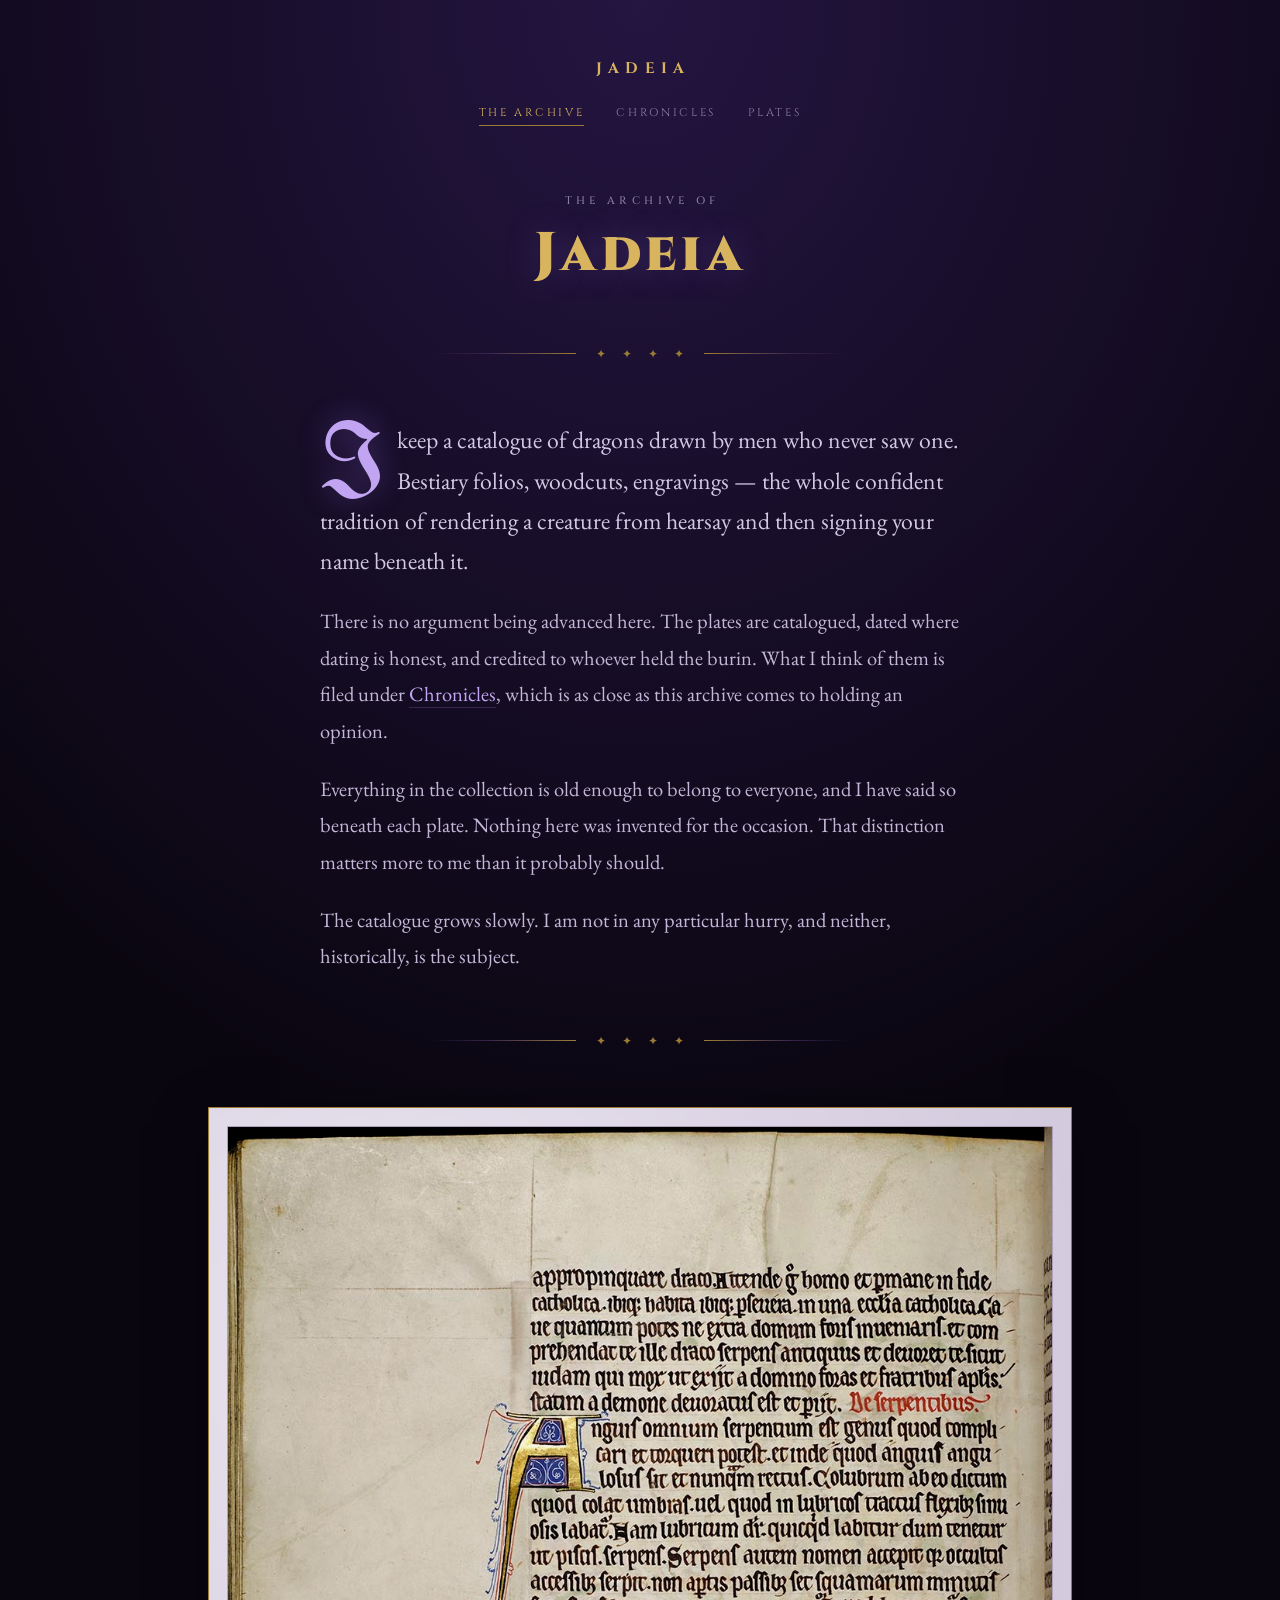
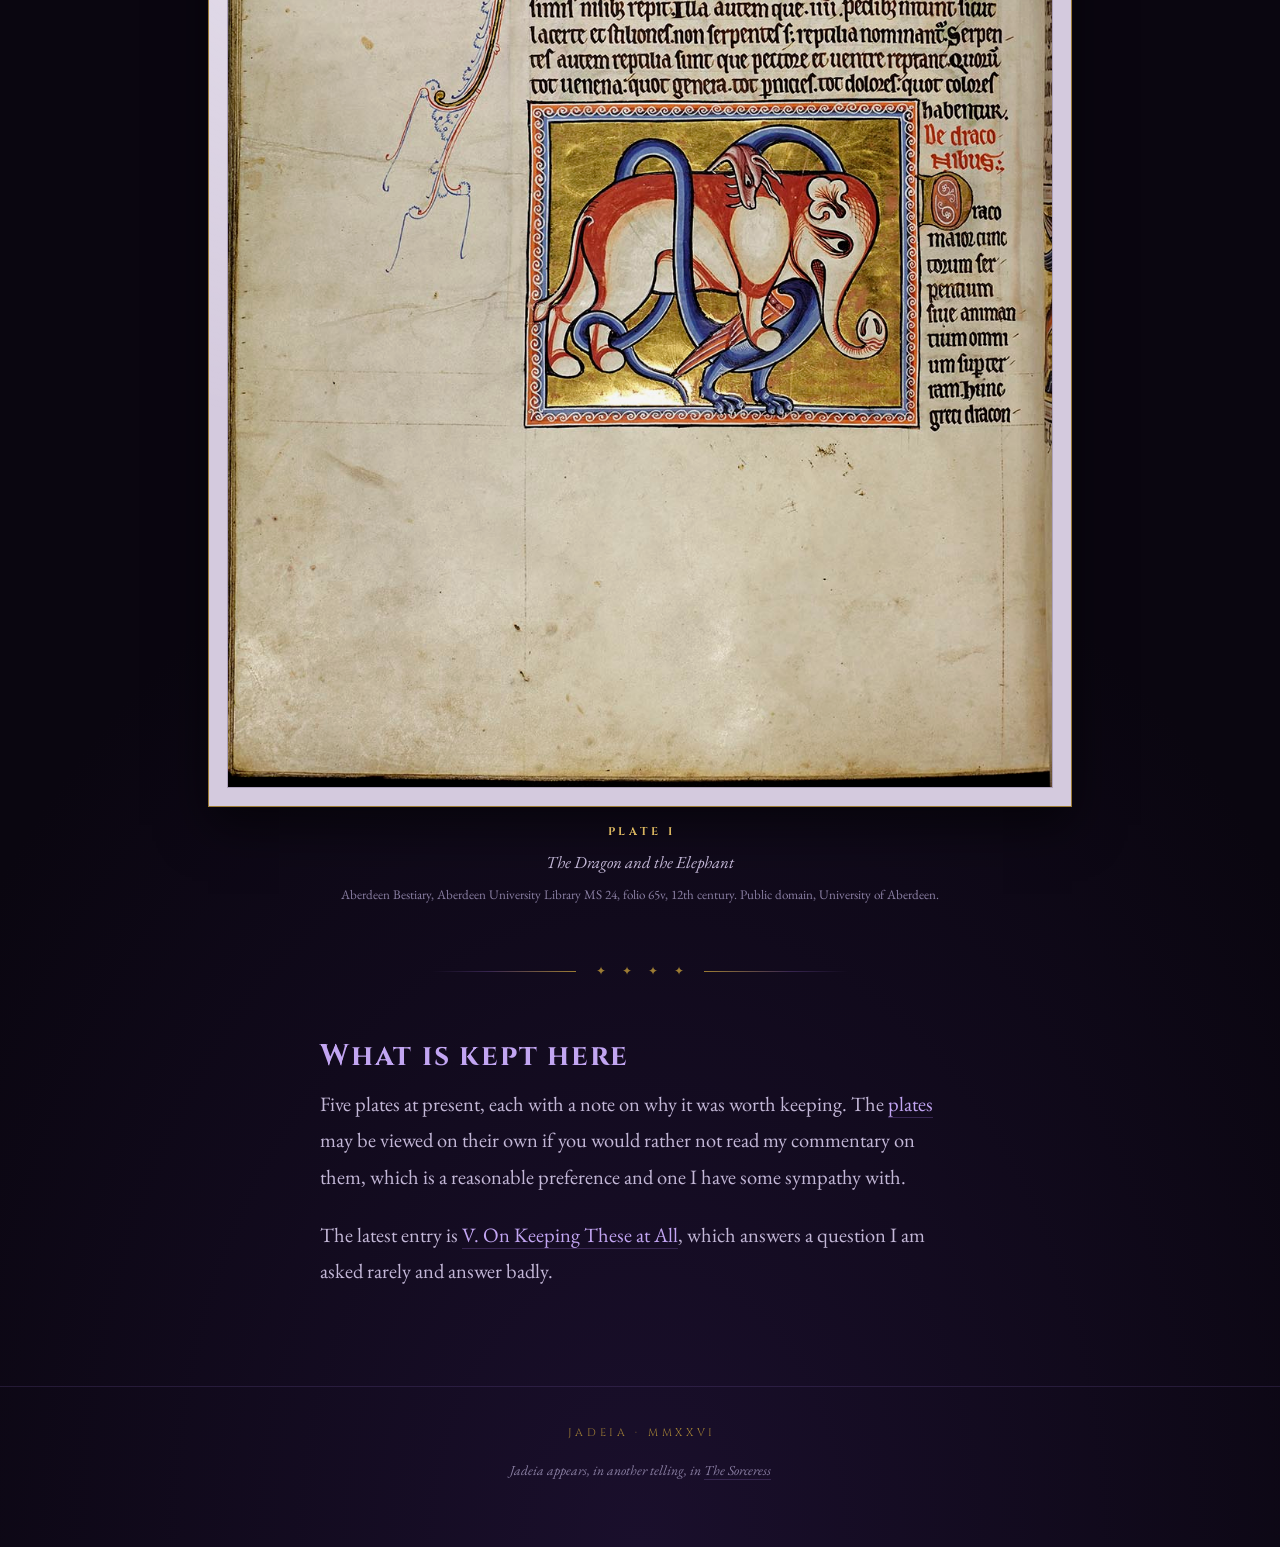
<file: index.html>
<!DOCTYPE html>
<html lang="en">
<head>
<meta charset="UTF-8">
<meta name="viewport" content="width=device-width, initial-scale=1.0">
<title>Jadeia</title>
<meta name="description" content="A catalogue of dragons drawn by men who never saw one. Bestiary folios, woodcuts and engravings, kept and annotated by Jadeia.">
<link rel="canonical" href="https://jadeia.org/">
<meta property="og:type" content="website">
<meta property="og:title" content="Jadeia">
<meta property="og:description" content="A catalogue of dragons drawn by men who never saw one.">
<meta property="og:url" content="https://jadeia.org/">
<script async src="https://www.googletagmanager.com/gtag/js?id=G-61T0721KTX"></script>
<script>
  window.dataLayer = window.dataLayer || [];
  function gtag(){dataLayer.push(arguments);}
  gtag('js', new Date());
  gtag('config', 'G-61T0721KTX');
</script>
<link rel="preconnect" href="https://fonts.googleapis.com">
<link rel="preconnect" href="https://fonts.gstatic.com" crossorigin>
<link href="https://fonts.googleapis.com/css2?family=Cinzel:wght@500;700;900&family=EB+Garamond:ital,wght@0,400;0,500;1,400&family=UnifrakturMaguntia&display=swap" rel="stylesheet">
<link rel="stylesheet" href="/assets/css/site.css">
<link rel="icon" href="/assets/img/sigil.svg" type="image/svg+xml">
</head>
<body>

<header class="masthead">
  <div class="shell">
    <a class="masthead__mark" href="/">Jadeia</a>
    <nav aria-label="Primary">
      <ul class="nav">
        <li><a href="/" aria-current="page">The Archive</a></li>
        <li><a href="/chronicles/">Chronicles</a></li>
        <li><a href="/plates/">Plates</a></li>
      </ul>
    </nav>
  </div>
</header>

<main>
  <div class="shell">

    <div class="page-head">
      <p class="eyebrow">The Archive Of</p>
      <h1>Jadeia</h1>
    </div>

    <div class="ornament" aria-hidden="true">&#10022; &#10022; &#10022; &#10022;</div>

    <div class="measure">
      <p class="lede dropcap">I keep a catalogue of dragons drawn by men who never saw one. Bestiary folios, woodcuts, engravings &mdash; the whole confident tradition of rendering a creature from hearsay and then signing your name beneath it.</p>

      <p>There is no argument being advanced here. The plates are catalogued, dated where dating is honest, and credited to whoever held the burin. What I think of them is filed under <a href="/chronicles/">Chronicles</a>, which is as close as this archive comes to holding an opinion.</p>

      <p>Everything in the collection is old enough to belong to everyone, and I have said so beneath each plate. Nothing here was invented for the occasion. That distinction matters more to me than it probably should.</p>

      <p>The catalogue grows slowly. I am not in any particular hurry, and neither, historically, is the subject.</p>
    </div>

    <div class="ornament" aria-hidden="true">&#10022; &#10022; &#10022; &#10022;</div>

    <figure class="plate">
      <div class="plate__mount">
        <img src="/assets/img/plates/plate-i-aberdeen-bestiary-f65v.jpg"
             alt="An illuminated miniature on a gold ground: a red dragon coiled about the legs of a grey elephant, set into a page of Latin text."
             loading="eager" decoding="async"
             onerror="this.parentElement.classList.add('is-unmounted')">
      </div>
      <figcaption>
        <span class="plate__number">Plate I</span>
        <span class="plate__title">The Dragon and the Elephant</span>
        <span class="plate__credit">Aberdeen Bestiary, Aberdeen University Library MS 24, folio 65v, 12th century. Public domain, <a href="https://www.abdn.ac.uk/bestiary/ms24/f65v" rel="noopener">University of Aberdeen</a>.</span>
      </figcaption>
    </figure>

    <div class="ornament" aria-hidden="true">&#10022; &#10022; &#10022; &#10022;</div>

    <div class="measure">
      <h2>What is kept here</h2>
      <p>Five plates at present, each with a note on why it was worth keeping. The <a href="/plates/">plates</a> may be viewed on their own if you would rather not read my commentary on them, which is a reasonable preference and one I have some sympathy with.</p>
      <p>The latest entry is <a href="/chronicles/v-on-keeping-these-at-all.html">V. On Keeping These at All</a>, which answers a question I am asked rarely and answer badly.</p>
    </div>

  </div>
</main>

<footer class="colophon">
  <div class="shell">
    <p class="colophon__date">Jadeia &middot; MMXXVI</p>
    <p class="colophon__aside">Jadeia appears, in another telling, in <a href="https://ajguerin.com" rel="noopener">The Sorceress</a></p>
  </div>
</footer>

</body>
</html>
</file>
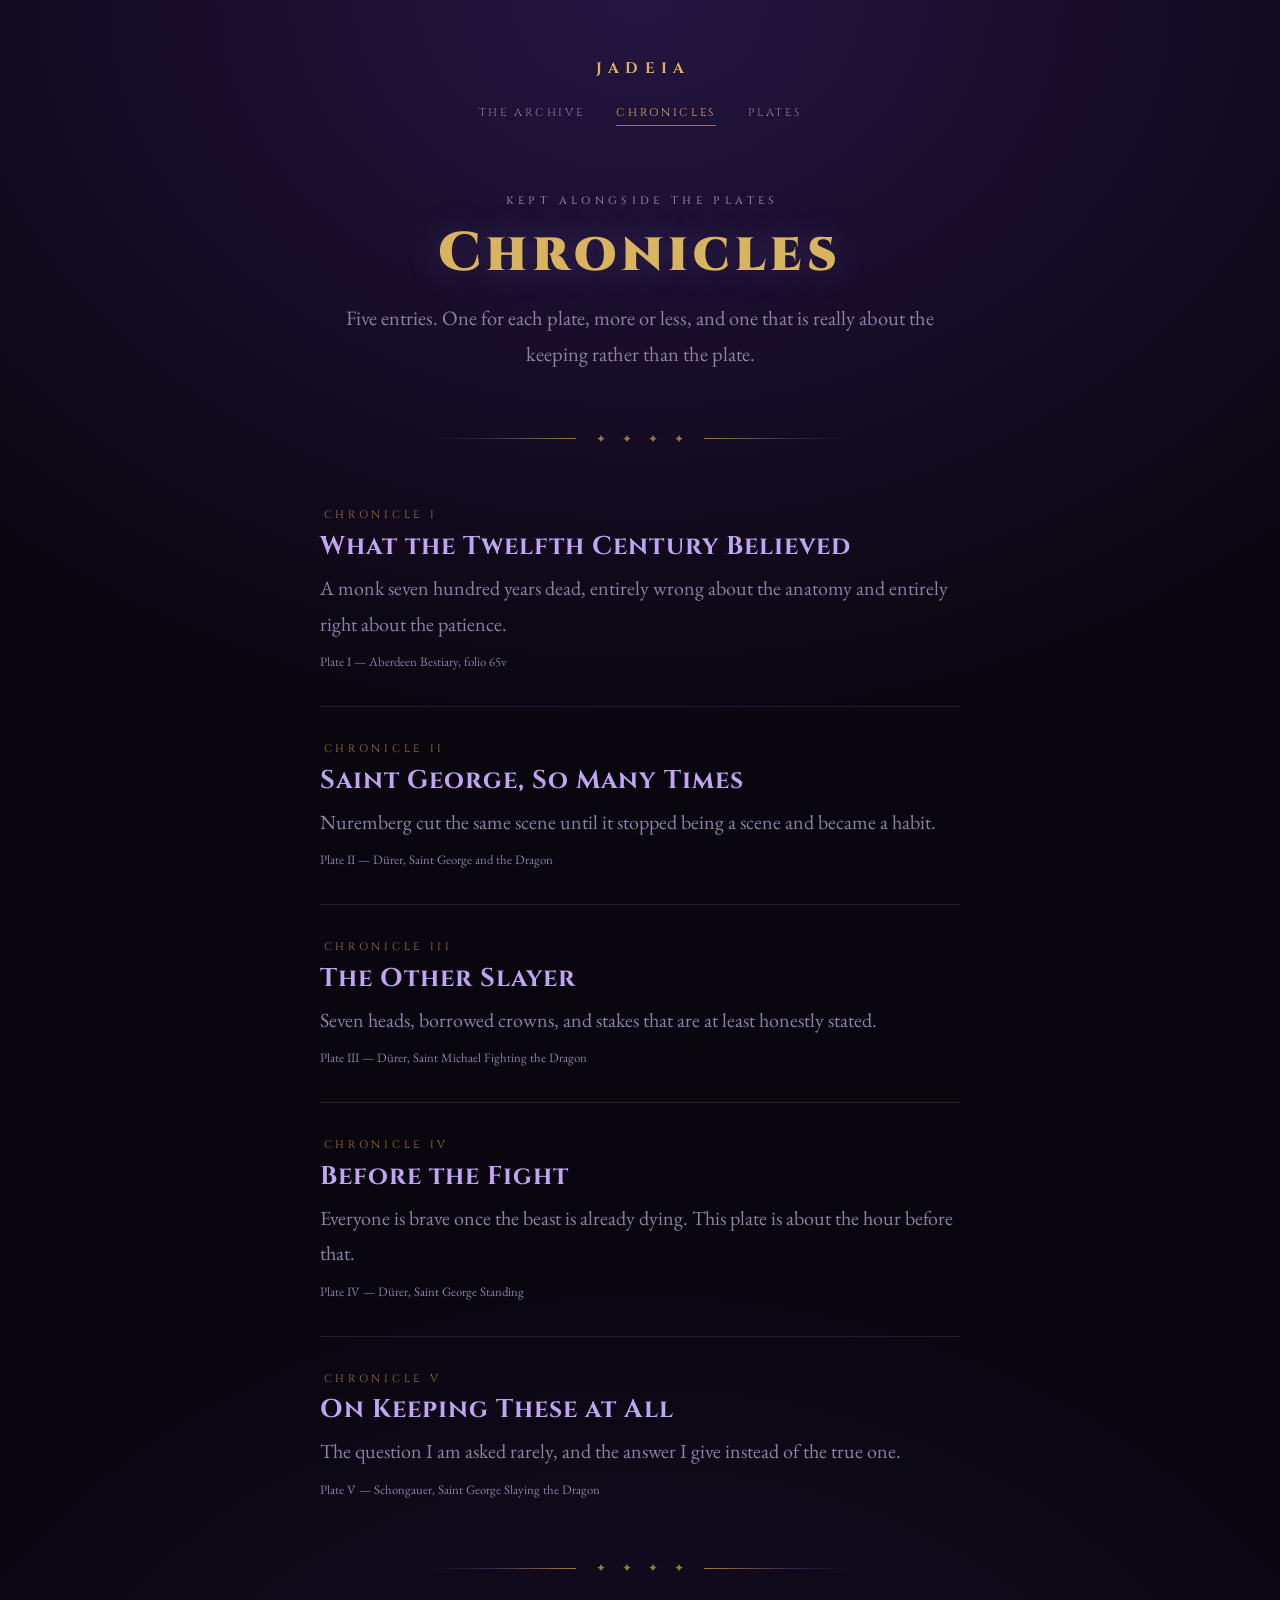
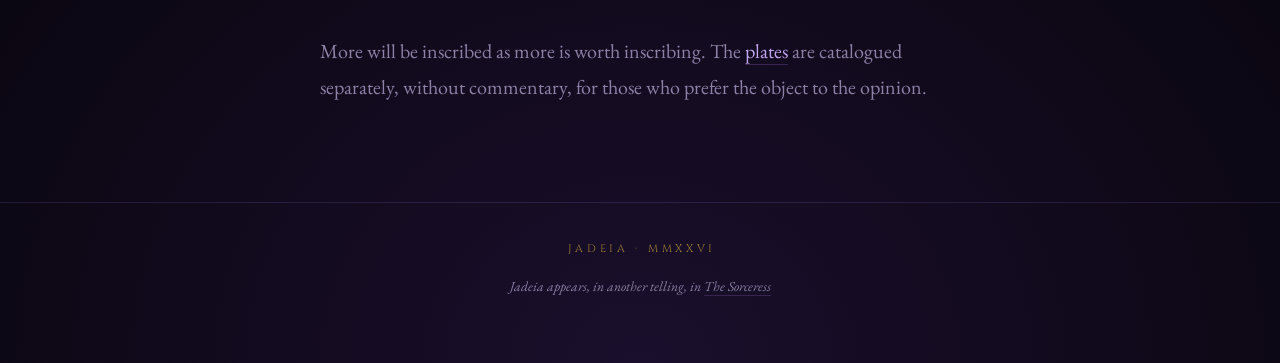
<file: chronicles/index.html>
<!DOCTYPE html>
<html lang="en">
<head>
<meta charset="UTF-8">
<meta name="viewport" content="width=device-width, initial-scale=1.0">
<title>Chronicles &middot; Jadeia</title>
<meta name="description" content="Notes kept alongside the plates: five entries on bestiaries, Nuremberg woodcuts, and the habit of drawing a creature nobody has seen.">
<link rel="canonical" href="https://jadeia.org/chronicles/">
<meta property="og:type" content="website">
<meta property="og:title" content="Chronicles &middot; Jadeia">
<meta property="og:description" content="Notes kept alongside the plates.">
<meta property="og:url" content="https://jadeia.org/chronicles/">
<script async src="https://www.googletagmanager.com/gtag/js?id=G-61T0721KTX"></script>
<script>
  window.dataLayer = window.dataLayer || [];
  function gtag(){dataLayer.push(arguments);}
  gtag('js', new Date());
  gtag('config', 'G-61T0721KTX');
</script>
<link rel="preconnect" href="https://fonts.googleapis.com">
<link rel="preconnect" href="https://fonts.gstatic.com" crossorigin>
<link href="https://fonts.googleapis.com/css2?family=Cinzel:wght@500;700;900&family=EB+Garamond:ital,wght@0,400;0,500;1,400&family=UnifrakturMaguntia&display=swap" rel="stylesheet">
<link rel="stylesheet" href="/assets/css/site.css">
<link rel="icon" href="/assets/img/sigil.svg" type="image/svg+xml">
</head>
<body>

<header class="masthead">
  <div class="shell">
    <a class="masthead__mark" href="/">Jadeia</a>
    <nav aria-label="Primary">
      <ul class="nav">
        <li><a href="/">The Archive</a></li>
        <li><a href="/chronicles/" aria-current="page">Chronicles</a></li>
        <li><a href="/plates/">Plates</a></li>
      </ul>
    </nav>
  </div>
</header>

<main>
  <div class="shell">

    <div class="page-head">
      <p class="eyebrow">Kept Alongside The Plates</p>
      <h1>Chronicles</h1>
      <p class="measure">Five entries. One for each plate, more or less, and one that is really about the keeping rather than the plate.</p>
    </div>

    <div class="ornament" aria-hidden="true">&#10022; &#10022; &#10022; &#10022;</div>

    <div class="measure">
      <ol class="entries">

        <li>
          <a class="entry__link" href="/chronicles/i-what-the-twelfth-century-believed.html">
            <span class="entry__num">Chronicle I</span>
            <h2 class="entry__title">What the Twelfth Century Believed</h2>
            <p class="entry__standfirst">A monk seven hundred years dead, entirely wrong about the anatomy and entirely right about the patience.</p>
            <span class="entry__plate">Plate I &mdash; Aberdeen Bestiary, folio 65v</span>
          </a>
        </li>

        <li>
          <a class="entry__link" href="/chronicles/ii-saint-george-so-many-times.html">
            <span class="entry__num">Chronicle II</span>
            <h2 class="entry__title">Saint George, So Many Times</h2>
            <p class="entry__standfirst">Nuremberg cut the same scene until it stopped being a scene and became a habit.</p>
            <span class="entry__plate">Plate II &mdash; D&uuml;rer, Saint George and the Dragon</span>
          </a>
        </li>

        <li>
          <a class="entry__link" href="/chronicles/iii-the-other-slayer.html">
            <span class="entry__num">Chronicle III</span>
            <h2 class="entry__title">The Other Slayer</h2>
            <p class="entry__standfirst">Seven heads, borrowed crowns, and stakes that are at least honestly stated.</p>
            <span class="entry__plate">Plate III &mdash; D&uuml;rer, Saint Michael Fighting the Dragon</span>
          </a>
        </li>

        <li>
          <a class="entry__link" href="/chronicles/iv-before-the-fight.html">
            <span class="entry__num">Chronicle IV</span>
            <h2 class="entry__title">Before the Fight</h2>
            <p class="entry__standfirst">Everyone is brave once the beast is already dying. This plate is about the hour before that.</p>
            <span class="entry__plate">Plate IV &mdash; D&uuml;rer, Saint George Standing</span>
          </a>
        </li>

        <li>
          <a class="entry__link" href="/chronicles/v-on-keeping-these-at-all.html">
            <span class="entry__num">Chronicle V</span>
            <h2 class="entry__title">On Keeping These at All</h2>
            <p class="entry__standfirst">The question I am asked rarely, and the answer I give instead of the true one.</p>
            <span class="entry__plate">Plate V &mdash; Schongauer, Saint George Slaying the Dragon</span>
          </a>
        </li>

      </ol>
    </div>

    <div class="ornament" aria-hidden="true">&#10022; &#10022; &#10022; &#10022;</div>

    <div class="measure">
      <p class="entry__standfirst">More will be inscribed as more is worth inscribing. The <a href="/plates/">plates</a> are catalogued separately, without commentary, for those who prefer the object to the opinion.</p>
    </div>

  </div>
</main>

<footer class="colophon">
  <div class="shell">
    <p class="colophon__date">Jadeia &middot; MMXXVI</p>
    <p class="colophon__aside">Jadeia appears, in another telling, in <a href="https://ajguerin.com" rel="noopener">The Sorceress</a></p>
  </div>
</footer>

</body>
</html>
</file>
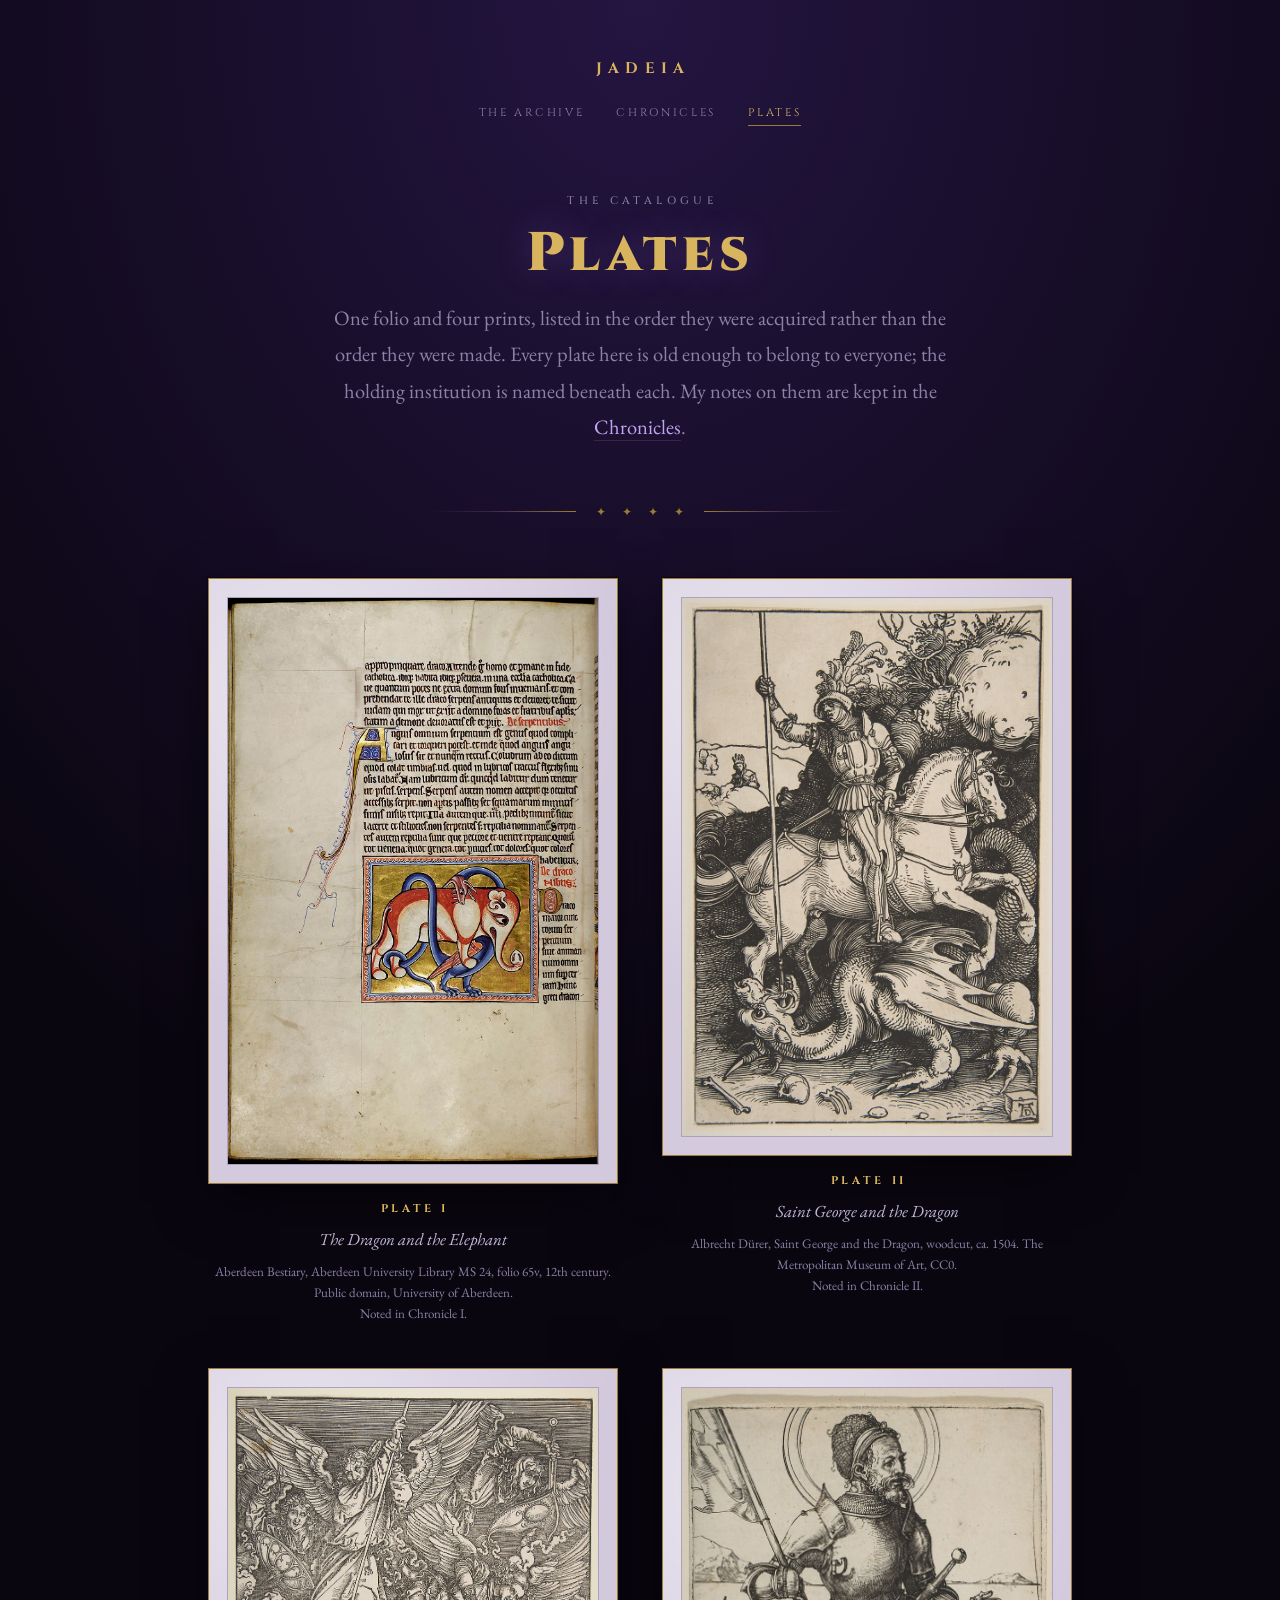
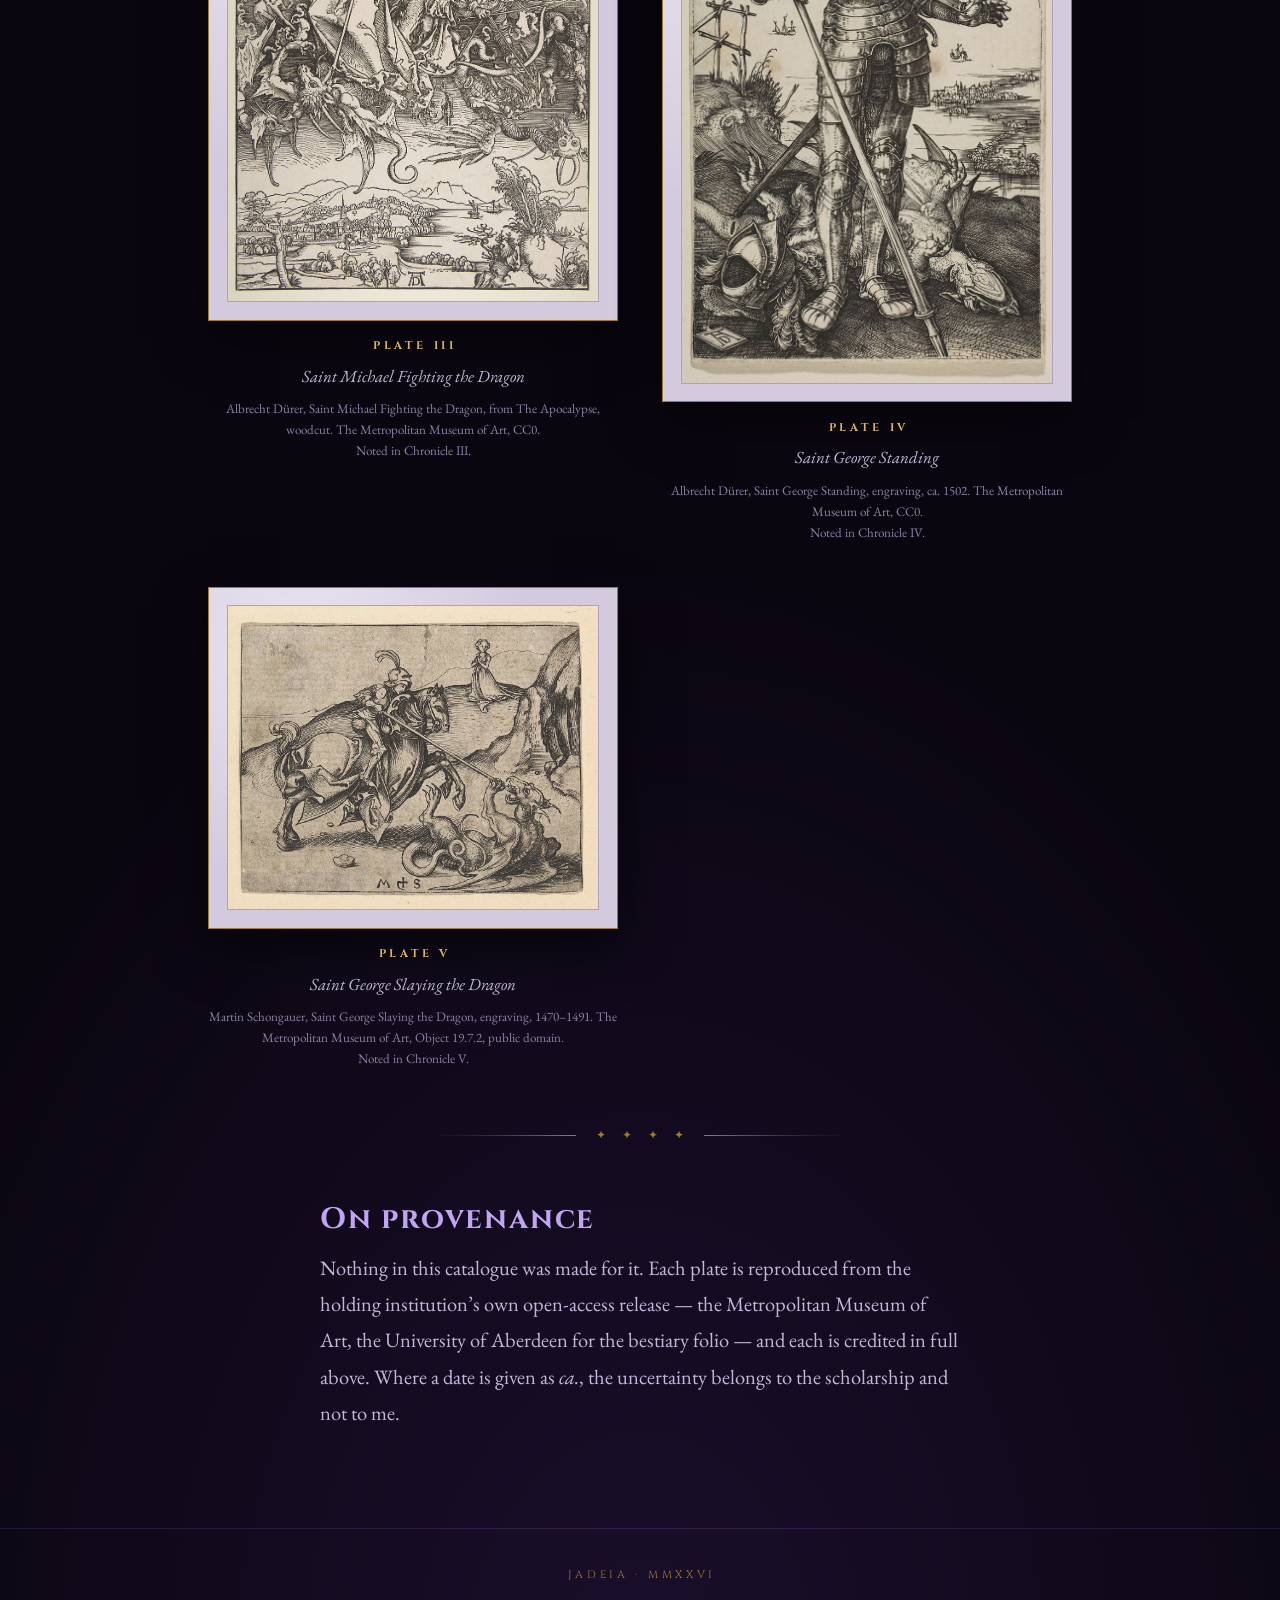
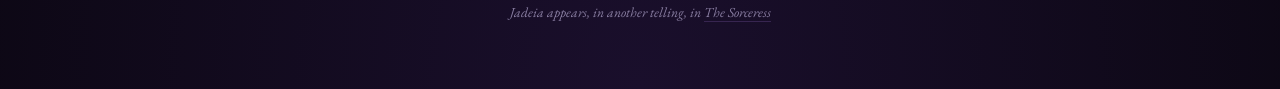
<file: plates/index.html>
<!DOCTYPE html>
<html lang="en">
<head>
<meta charset="UTF-8">
<meta name="viewport" content="width=device-width, initial-scale=1.0">
<title>Plates &middot; Jadeia</title>
<meta name="description" content="Five plates: one twelfth-century bestiary folio, three D&uuml;rer prints and a Schongauer engraving, catalogued with full attribution and no commentary.">
<link rel="canonical" href="https://jadeia.org/plates/">
<meta property="og:type" content="website">
<meta property="og:title" content="Plates &middot; Jadeia">
<meta property="og:description" content="One bestiary folio, three D&uuml;rer prints and a Schongauer engraving, catalogued with full attribution.">
<meta property="og:url" content="https://jadeia.org/plates/">
<script async src="https://www.googletagmanager.com/gtag/js?id=G-61T0721KTX"></script>
<script>
  window.dataLayer = window.dataLayer || [];
  function gtag(){dataLayer.push(arguments);}
  gtag('js', new Date());
  gtag('config', 'G-61T0721KTX');
</script>
<link rel="preconnect" href="https://fonts.googleapis.com">
<link rel="preconnect" href="https://fonts.gstatic.com" crossorigin>
<link href="https://fonts.googleapis.com/css2?family=Cinzel:wght@500;700;900&family=EB+Garamond:ital,wght@0,400;0,500;1,400&family=UnifrakturMaguntia&display=swap" rel="stylesheet">
<link rel="stylesheet" href="/assets/css/site.css">
<link rel="icon" href="/assets/img/sigil.svg" type="image/svg+xml">
</head>
<body>

<header class="masthead">
  <div class="shell">
    <a class="masthead__mark" href="/">Jadeia</a>
    <nav aria-label="Primary">
      <ul class="nav">
        <li><a href="/">The Archive</a></li>
        <li><a href="/chronicles/">Chronicles</a></li>
        <li><a href="/plates/" aria-current="page">Plates</a></li>
      </ul>
    </nav>
  </div>
</header>

<main>
  <div class="shell">

    <div class="page-head">
      <p class="eyebrow">The Catalogue</p>
      <h1>Plates</h1>
      <p class="measure">One folio and four prints, listed in the order they were acquired rather than the order they were made. Every plate here is old enough to belong to everyone; the holding institution is named beneath each. My notes on them are kept in the <a href="/chronicles/">Chronicles</a>.</p>
    </div>

    <div class="ornament" aria-hidden="true">&#10022; &#10022; &#10022; &#10022;</div>

    <div class="gallery">

      <figure class="plate">
        <div class="plate__mount">
          <img src="/assets/img/plates/plate-i-aberdeen-bestiary-f65v.jpg"
               alt="An illuminated miniature on a gold ground: a red dragon coiled about the legs of a grey elephant, set into a page of Latin text."
               loading="lazy" decoding="async"
               onerror="this.parentElement.classList.add('is-unmounted')">
        </div>
        <figcaption>
          <span class="plate__number">Plate I</span>
          <span class="plate__title">The Dragon and the Elephant</span>
          <span class="plate__credit">Aberdeen Bestiary, Aberdeen University Library MS 24, folio 65v, 12th century. Public domain, <a href="https://www.abdn.ac.uk/bestiary/ms24/f65v" rel="noopener">University of Aberdeen</a>.<br>
          Noted in <a href="/chronicles/i-what-the-twelfth-century-believed.html">Chronicle I</a>.</span>
        </figcaption>
      </figure>

      <figure class="plate">
        <div class="plate__mount">
          <img src="/assets/img/plates/plate-ii-durer-saint-george-and-the-dragon.jpg"
               alt="A mounted knight drives a spear down into a coiled dragon at his horse&rsquo;s feet."
               loading="lazy" decoding="async"
               onerror="this.parentElement.classList.add('is-unmounted')">
        </div>
        <figcaption>
          <span class="plate__number">Plate II</span>
          <span class="plate__title">Saint George and the Dragon</span>
          <span class="plate__credit">Albrecht D&uuml;rer, Saint George and the Dragon, woodcut, ca. 1504. <a href="https://www.metmuseum.org/art/collection/search/387574" rel="noopener">The Metropolitan Museum of Art</a>, CC0.<br>
          Noted in <a href="/chronicles/ii-saint-george-so-many-times.html">Chronicle II</a>.</span>
        </figcaption>
      </figure>

      <figure class="plate">
        <div class="plate__mount">
          <img src="/assets/img/plates/plate-iii-durer-saint-michael-fighting-the-dragon.jpg"
               alt="Winged figures drive spears and swords into a many-headed dragon above a distant landscape."
               loading="lazy" decoding="async"
               onerror="this.parentElement.classList.add('is-unmounted')">
        </div>
        <figcaption>
          <span class="plate__number">Plate III</span>
          <span class="plate__title">Saint Michael Fighting the Dragon</span>
          <span class="plate__credit">Albrecht D&uuml;rer, Saint Michael Fighting the Dragon, from The Apocalypse, woodcut. <a href="https://www.metmuseum.org/art/collection/search/368340" rel="noopener">The Metropolitan Museum of Art</a>, CC0.<br>
          Noted in <a href="/chronicles/iii-the-other-slayer.html">Chronicle III</a>.</span>
        </figcaption>
      </figure>

      <figure class="plate">
        <div class="plate__mount">
          <img src="/assets/img/plates/plate-iv-durer-saint-george-standing.jpg"
               alt="A knight in full plate armour standing with a furled banner, a dead dragon sprawled at his feet and a harbour landscape behind."
               loading="lazy" decoding="async"
               onerror="this.parentElement.classList.add('is-unmounted')">
        </div>
        <figcaption>
          <span class="plate__number">Plate IV</span>
          <span class="plate__title">Saint George Standing</span>
          <span class="plate__credit">Albrecht D&uuml;rer, Saint George Standing, engraving, ca. 1502. <a href="https://www.metmuseum.org/art/collection/search/391133" rel="noopener">The Metropolitan Museum of Art</a>, CC0.<br>
          Noted in <a href="/chronicles/iv-before-the-fight.html">Chronicle IV</a>.</span>
        </figcaption>
      </figure>

      <figure class="plate">
        <div class="plate__mount">
          <img src="/assets/img/plates/plate-v-schongauer-saint-george-slaying-the-dragon.jpg"
               alt="A mounted knight charging, driving his lance into the jaws of a dragon; a woman waits on the hillside behind."
               loading="lazy" decoding="async"
               onerror="this.parentElement.classList.add('is-unmounted')">
        </div>
        <figcaption>
          <span class="plate__number">Plate V</span>
          <span class="plate__title">Saint George Slaying the Dragon</span>
          <span class="plate__credit">Martin Schongauer, Saint George Slaying the Dragon, engraving, 1470&ndash;1491. <a href="https://www.metmuseum.org/art/collection/search/367016" rel="noopener">The Metropolitan Museum of Art</a>, Object 19.7.2, public domain.<br>
          Noted in <a href="/chronicles/v-on-keeping-these-at-all.html">Chronicle V</a>.</span>
        </figcaption>
      </figure>

    </div>

    <div class="ornament" aria-hidden="true">&#10022; &#10022; &#10022; &#10022;</div>

    <div class="measure">
      <h2>On provenance</h2>
      <p>Nothing in this catalogue was made for it. Each plate is reproduced from the holding institution&rsquo;s own open-access release &mdash; the Metropolitan Museum of Art, the University of Aberdeen for the bestiary folio &mdash; and each is credited in full above. Where a date is given as <em>ca.</em>, the uncertainty belongs to the scholarship and not to me.</p>
    </div>

  </div>
</main>

<footer class="colophon">
  <div class="shell">
    <p class="colophon__date">Jadeia &middot; MMXXVI</p>
    <p class="colophon__aside">Jadeia appears, in another telling, in <a href="https://ajguerin.com" rel="noopener">The Sorceress</a></p>
  </div>
</footer>

</body>
</html>
</file>
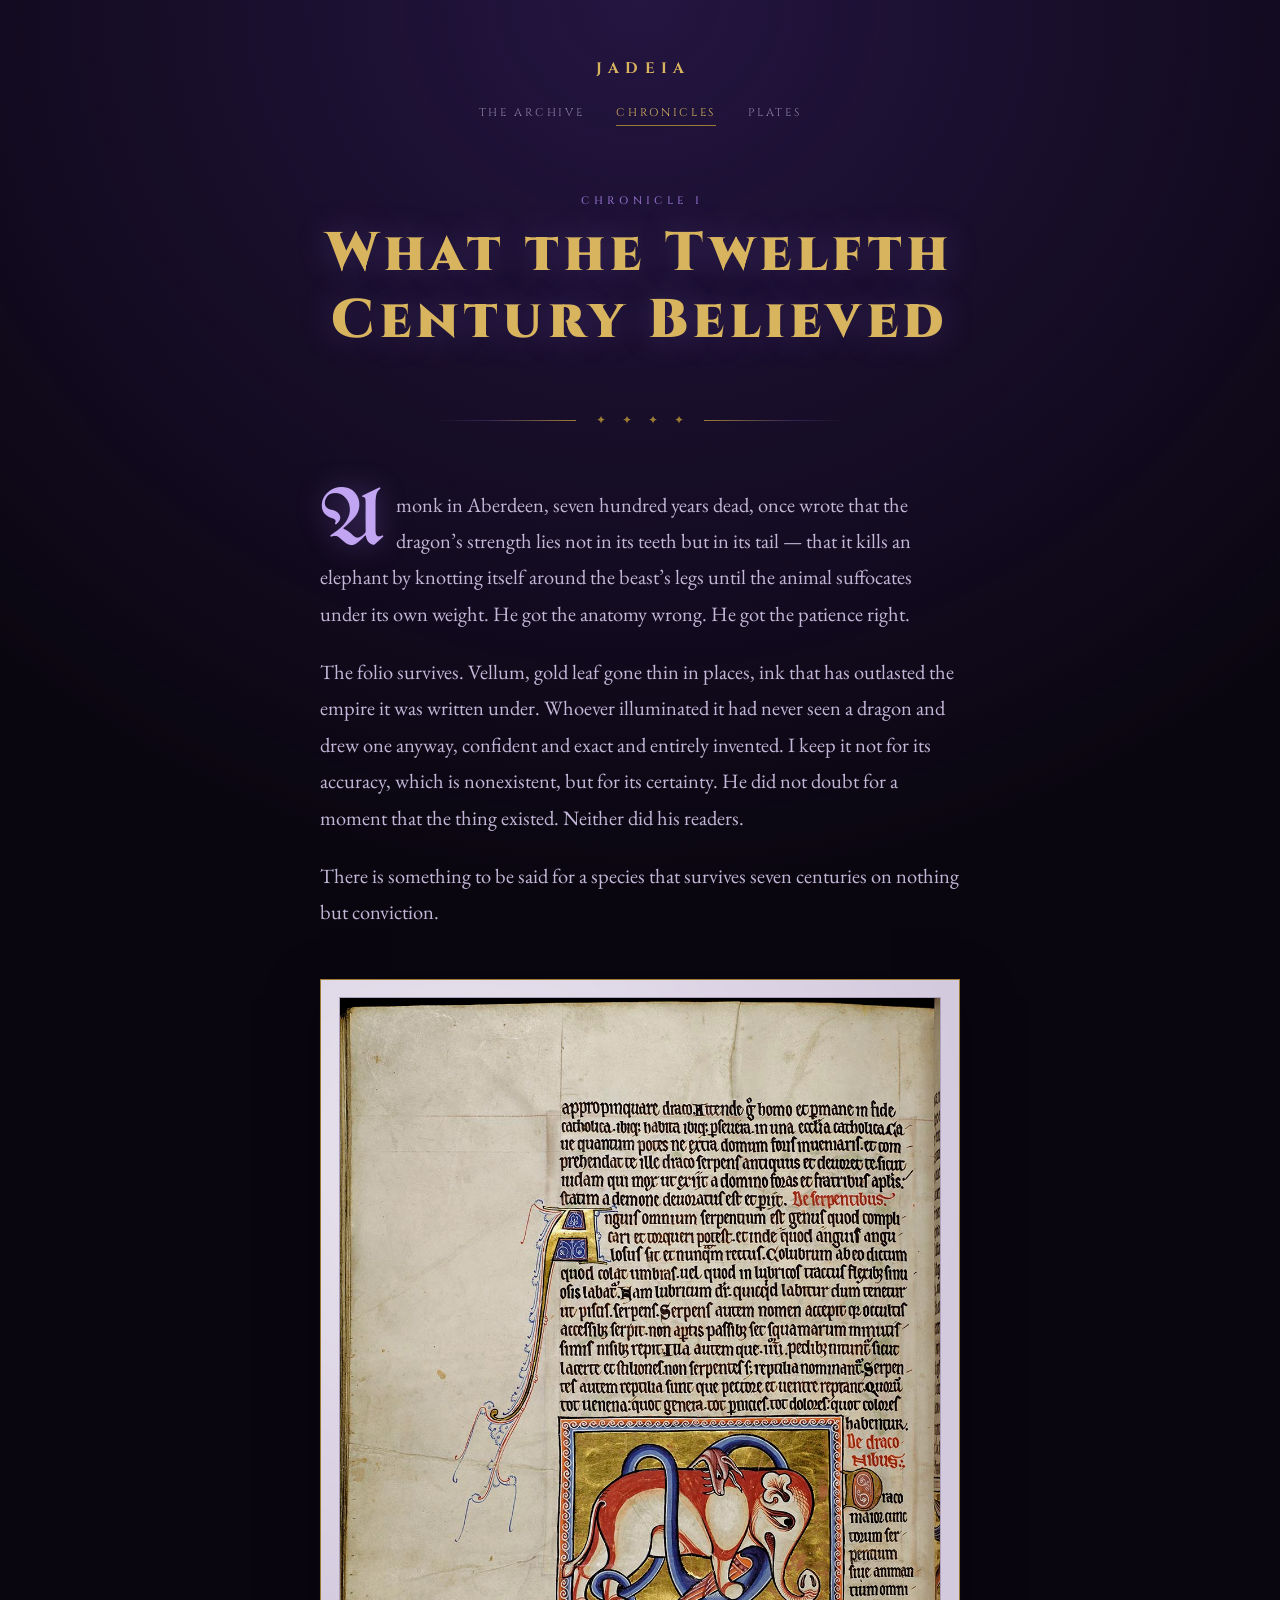
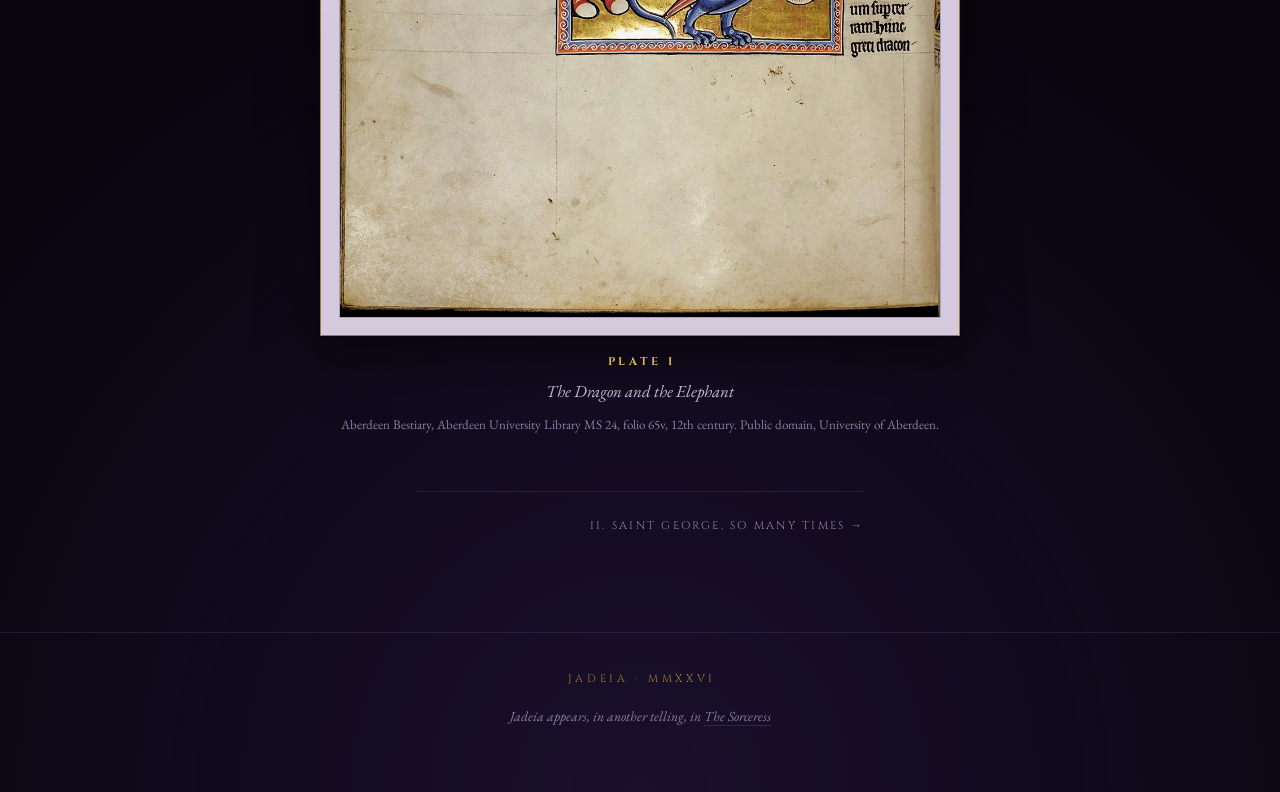
<file: chronicles/i-what-the-twelfth-century-believed.html>
<!DOCTYPE html>
<html lang="en">
<head>
<meta charset="UTF-8">
<meta name="viewport" content="width=device-width, initial-scale=1.0">
<title>I. What the Twelfth Century Believed &middot; Jadeia</title>
<meta name="description" content="A monk in Aberdeen, seven hundred years dead, got the anatomy wrong and the patience right.">
<link rel="canonical" href="https://jadeia.org/chronicles/i-what-the-twelfth-century-believed.html">
<meta property="og:type" content="article">
<meta property="og:title" content="I. What the Twelfth Century Believed">
<meta property="og:description" content="He got the anatomy wrong. He got the patience right.">
<meta property="og:url" content="https://jadeia.org/chronicles/i-what-the-twelfth-century-believed.html">
<script async src="https://www.googletagmanager.com/gtag/js?id=G-61T0721KTX"></script>
<script>
  window.dataLayer = window.dataLayer || [];
  function gtag(){dataLayer.push(arguments);}
  gtag('js', new Date());
  gtag('config', 'G-61T0721KTX');
</script>
<link rel="preconnect" href="https://fonts.googleapis.com">
<link rel="preconnect" href="https://fonts.gstatic.com" crossorigin>
<link href="https://fonts.googleapis.com/css2?family=Cinzel:wght@500;700;900&family=EB+Garamond:ital,wght@0,400;0,500;1,400&family=UnifrakturMaguntia&display=swap" rel="stylesheet">
<link rel="stylesheet" href="/assets/css/site.css">
<link rel="icon" href="/assets/img/sigil.svg" type="image/svg+xml">
</head>
<body>

<header class="masthead">
  <div class="shell">
    <a class="masthead__mark" href="/">Jadeia</a>
    <nav aria-label="Primary">
      <ul class="nav">
        <li><a href="/">The Archive</a></li>
        <li><a href="/chronicles/" aria-current="page">Chronicles</a></li>
        <li><a href="/plates/">Plates</a></li>
      </ul>
    </nav>
  </div>
</header>

<main>
  <div class="shell">
    <article class="article">

      <div class="article__head">
        <p class="eyebrow">Chronicle I</p>
        <h1>What the Twelfth Century Believed</h1>
      </div>

      <div class="ornament" aria-hidden="true">&#10022; &#10022; &#10022; &#10022;</div>

      <div class="article__body">
        <p class="dropcap">A monk in Aberdeen, seven hundred years dead, once wrote that the dragon&rsquo;s strength lies not in its teeth but in its tail &mdash; that it kills an elephant by knotting itself around the beast&rsquo;s legs until the animal suffocates under its own weight. He got the anatomy wrong. He got the patience right.</p>

        <p>The folio survives. Vellum, gold leaf gone thin in places, ink that has outlasted the empire it was written under. Whoever illuminated it had never seen a dragon and drew one anyway, confident and exact and entirely invented. I keep it not for its accuracy, which is nonexistent, but for its certainty. He did not doubt for a moment that the thing existed. Neither did his readers.</p>

        <p>There is something to be said for a species that survives seven centuries on nothing but conviction.</p>

        <figure class="plate">
          <div class="plate__mount">
            <img src="/assets/img/plates/plate-i-aberdeen-bestiary-f65v.jpg"
                 alt="An illuminated miniature on a gold ground: a red dragon coiled about the legs of a grey elephant, set into a page of Latin text."
                 loading="lazy" decoding="async"
                 onerror="this.parentElement.classList.add('is-unmounted')">
          </div>
          <figcaption>
            <span class="plate__number">Plate I</span>
            <span class="plate__title">The Dragon and the Elephant</span>
            <span class="plate__credit">Aberdeen Bestiary, Aberdeen University Library MS 24, folio 65v, 12th century. Public domain, <a href="https://www.abdn.ac.uk/bestiary/ms24/f65v" rel="noopener">University of Aberdeen</a>.</span>
          </figcaption>
        </figure>
      </div>

      <nav class="pagination measure" aria-label="Chronicles">
        <span class="pagination__spacer"></span>
        <a href="/chronicles/ii-saint-george-so-many-times.html">II. Saint George, So Many Times &rarr;</a>
      </nav>

    </article>
  </div>
</main>

<footer class="colophon">
  <div class="shell">
    <p class="colophon__date">Jadeia &middot; MMXXVI</p>
    <p class="colophon__aside">Jadeia appears, in another telling, in <a href="https://ajguerin.com" rel="noopener">The Sorceress</a></p>
  </div>
</footer>

</body>
</html>
</file>
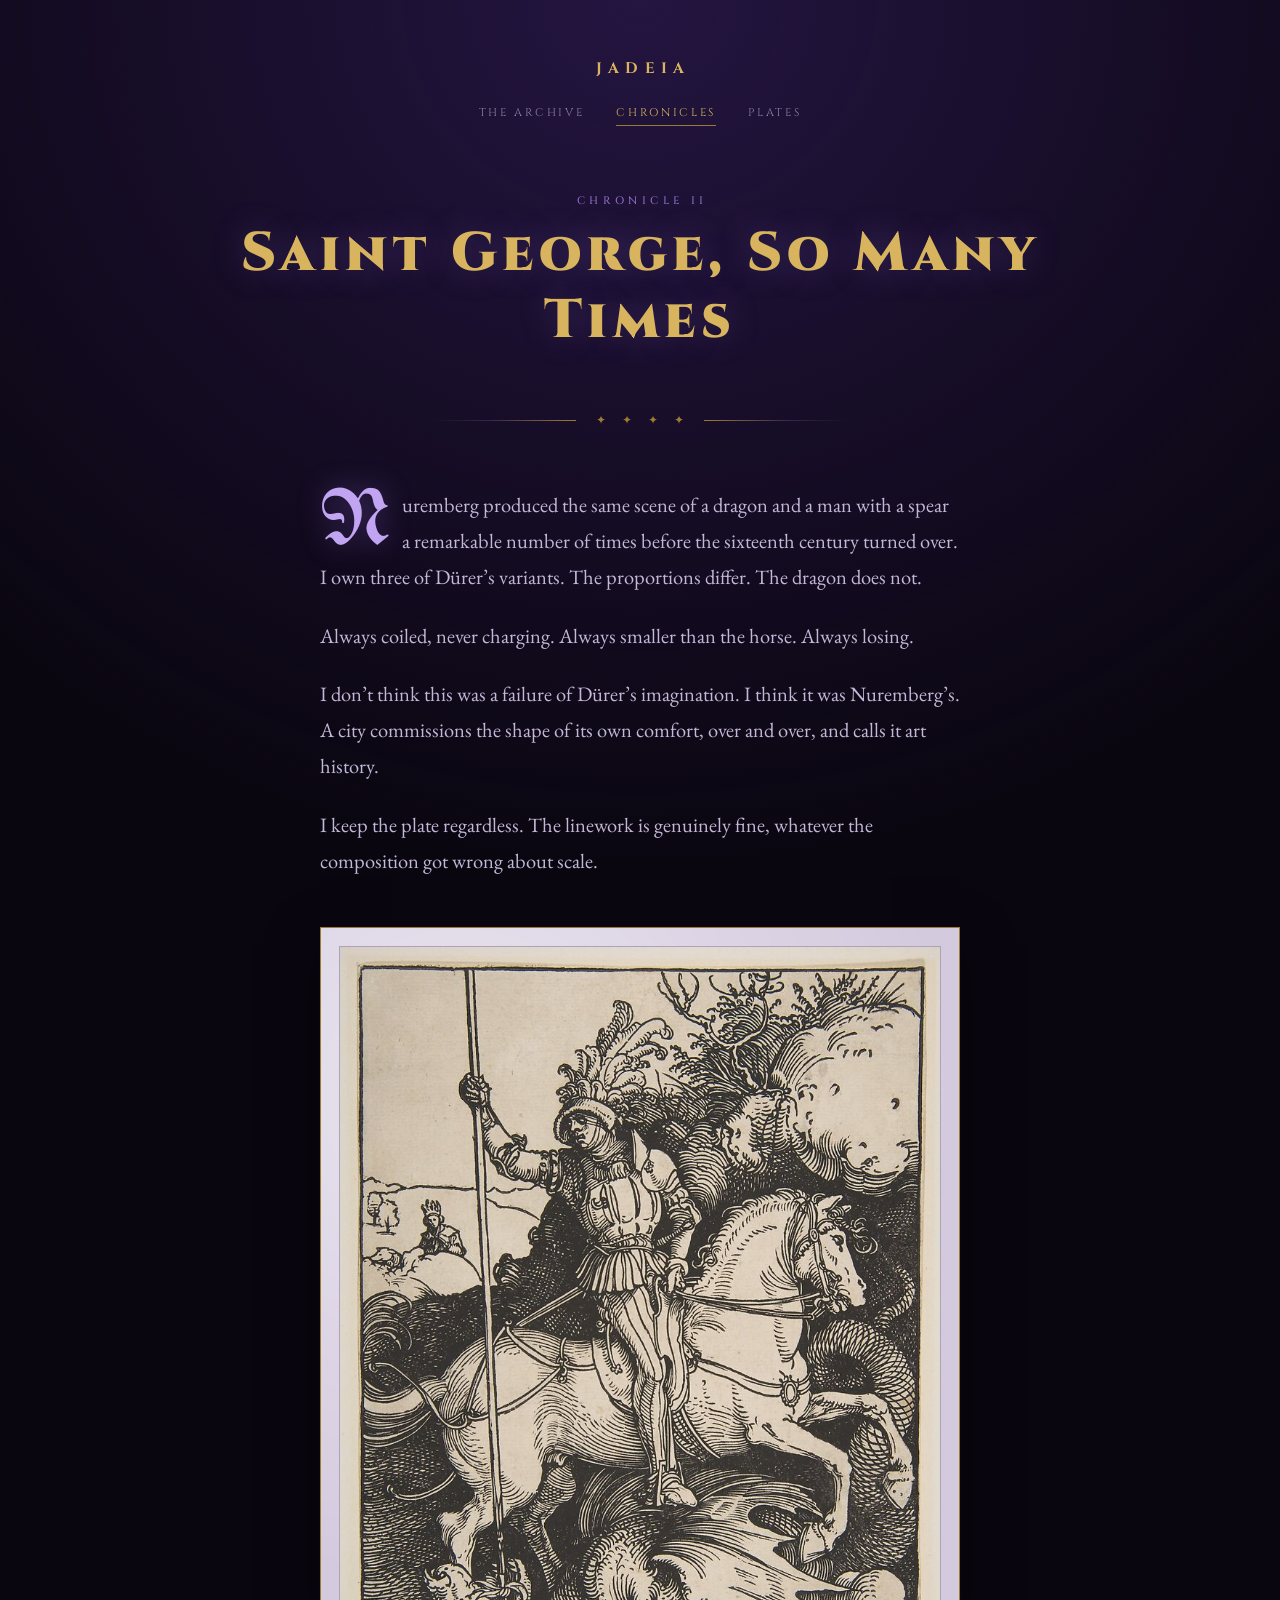
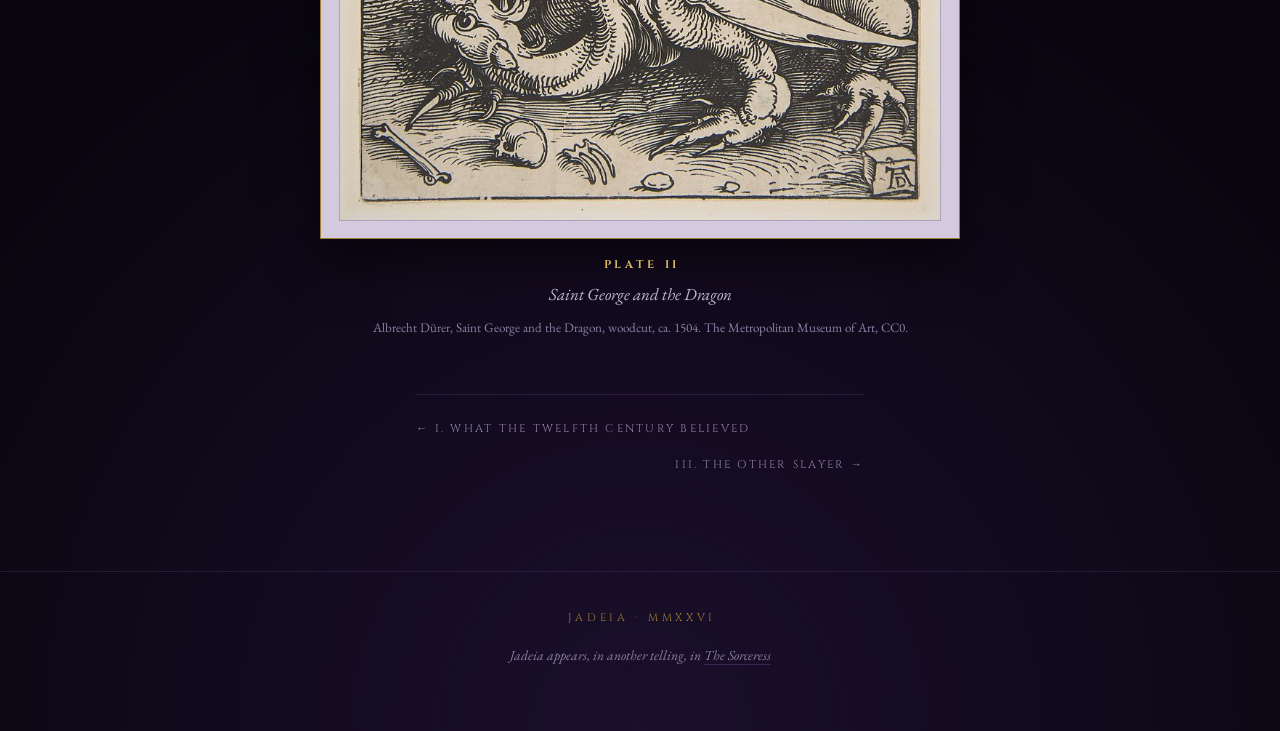
<file: chronicles/ii-saint-george-so-many-times.html>
<!DOCTYPE html>
<html lang="en">
<head>
<meta charset="UTF-8">
<meta name="viewport" content="width=device-width, initial-scale=1.0">
<title>II. Saint George, So Many Times &middot; Jadeia</title>
<meta name="description" content="Nuremberg cut the same scene of a dragon and a man with a spear until it stopped being a scene and became a habit.">
<link rel="canonical" href="https://jadeia.org/chronicles/ii-saint-george-so-many-times.html">
<meta property="og:type" content="article">
<meta property="og:title" content="II. Saint George, So Many Times">
<meta property="og:description" content="The proportions differ. The dragon does not.">
<meta property="og:url" content="https://jadeia.org/chronicles/ii-saint-george-so-many-times.html">
<script async src="https://www.googletagmanager.com/gtag/js?id=G-61T0721KTX"></script>
<script>
  window.dataLayer = window.dataLayer || [];
  function gtag(){dataLayer.push(arguments);}
  gtag('js', new Date());
  gtag('config', 'G-61T0721KTX');
</script>
<link rel="preconnect" href="https://fonts.googleapis.com">
<link rel="preconnect" href="https://fonts.gstatic.com" crossorigin>
<link href="https://fonts.googleapis.com/css2?family=Cinzel:wght@500;700;900&family=EB+Garamond:ital,wght@0,400;0,500;1,400&family=UnifrakturMaguntia&display=swap" rel="stylesheet">
<link rel="stylesheet" href="/assets/css/site.css">
<link rel="icon" href="/assets/img/sigil.svg" type="image/svg+xml">
</head>
<body>

<header class="masthead">
  <div class="shell">
    <a class="masthead__mark" href="/">Jadeia</a>
    <nav aria-label="Primary">
      <ul class="nav">
        <li><a href="/">The Archive</a></li>
        <li><a href="/chronicles/" aria-current="page">Chronicles</a></li>
        <li><a href="/plates/">Plates</a></li>
      </ul>
    </nav>
  </div>
</header>

<main>
  <div class="shell">
    <article class="article">

      <div class="article__head">
        <p class="eyebrow">Chronicle II</p>
        <h1>Saint George, So Many Times</h1>
      </div>

      <div class="ornament" aria-hidden="true">&#10022; &#10022; &#10022; &#10022;</div>

      <div class="article__body">
        <p class="dropcap">Nuremberg produced the same scene of a dragon and a man with a spear a remarkable number of times before the sixteenth century turned over. I own three of D&uuml;rer&rsquo;s variants. The proportions differ. The dragon does not.</p>

        <p>Always coiled, never charging. Always smaller than the horse. Always losing.</p>

        <p>I don&rsquo;t think this was a failure of D&uuml;rer&rsquo;s imagination. I think it was Nuremberg&rsquo;s. A city commissions the shape of its own comfort, over and over, and calls it art history.</p>

        <p>I keep the plate regardless. The linework is genuinely fine, whatever the composition got wrong about scale.</p>

        <figure class="plate">
          <div class="plate__mount">
            <img src="/assets/img/plates/plate-ii-durer-saint-george-and-the-dragon.jpg"
                 alt="A mounted knight drives a spear down into a coiled dragon at his horse&rsquo;s feet."
                 loading="lazy" decoding="async"
                 onerror="this.parentElement.classList.add('is-unmounted')">
          </div>
          <figcaption>
            <span class="plate__number">Plate II</span>
            <span class="plate__title">Saint George and the Dragon</span>
            <span class="plate__credit">Albrecht D&uuml;rer, Saint George and the Dragon, woodcut, ca. 1504. <a href="https://www.metmuseum.org/art/collection/search/387574" rel="noopener">The Metropolitan Museum of Art</a>, CC0.</span>
          </figcaption>
        </figure>
      </div>

      <nav class="pagination measure" aria-label="Chronicles">
        <a href="/chronicles/i-what-the-twelfth-century-believed.html">&larr; I. What the Twelfth Century Believed</a>
        <a href="/chronicles/iii-the-other-slayer.html">III. The Other Slayer &rarr;</a>
      </nav>

    </article>
  </div>
</main>

<footer class="colophon">
  <div class="shell">
    <p class="colophon__date">Jadeia &middot; MMXXVI</p>
    <p class="colophon__aside">Jadeia appears, in another telling, in <a href="https://ajguerin.com" rel="noopener">The Sorceress</a></p>
  </div>
</footer>

</body>
</html>
</file>
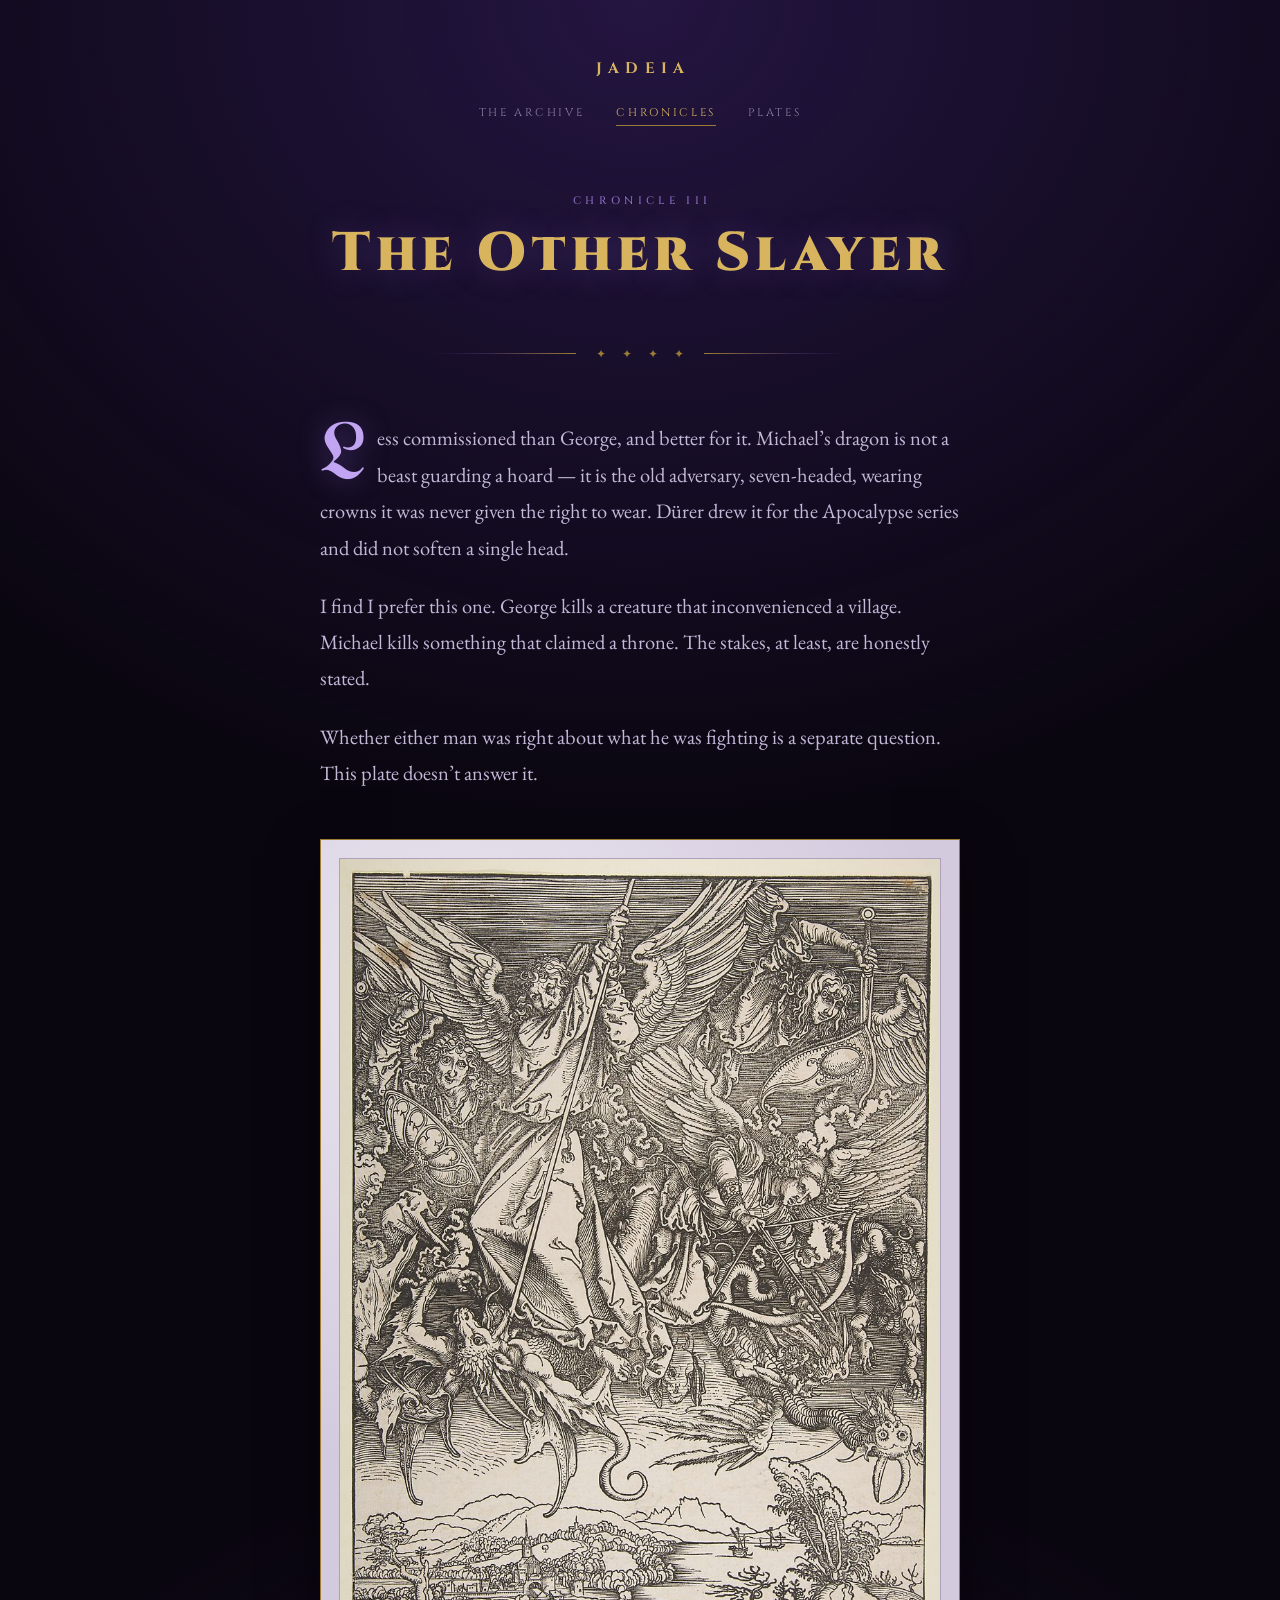
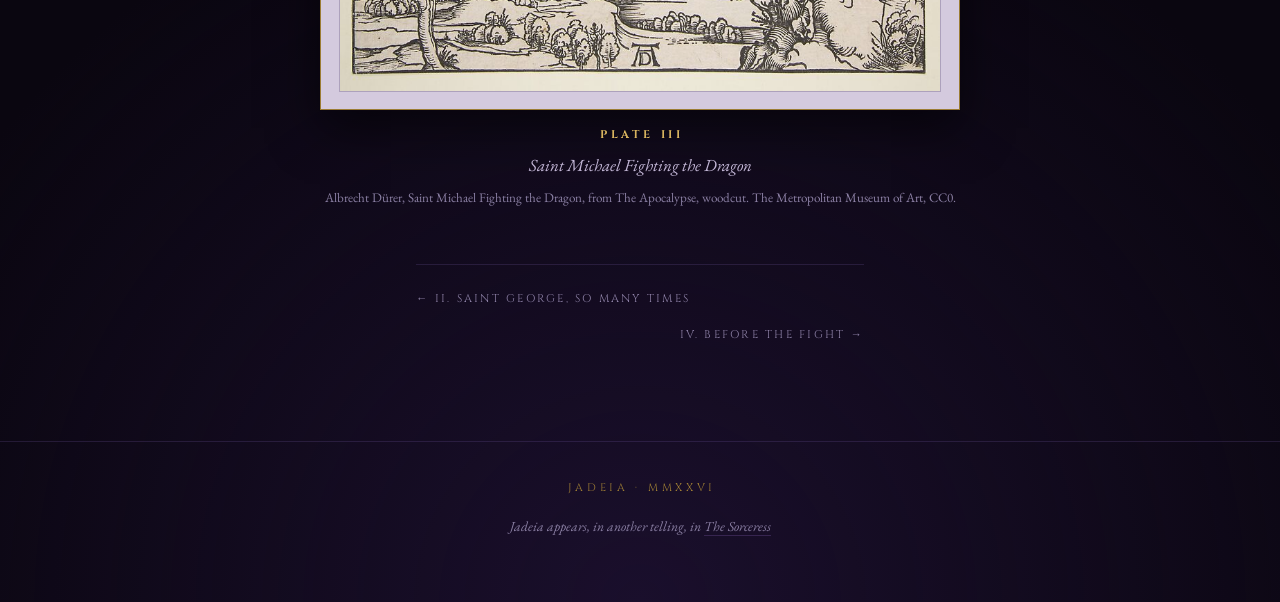
<file: chronicles/iii-the-other-slayer.html>
<!DOCTYPE html>
<html lang="en">
<head>
<meta charset="UTF-8">
<meta name="viewport" content="width=device-width, initial-scale=1.0">
<title>III. The Other Slayer &middot; Jadeia</title>
<meta name="description" content="Michael&rsquo;s dragon is not a beast guarding a hoard. It is the old adversary, seven-headed, wearing crowns it was never given the right to wear.">
<link rel="canonical" href="https://jadeia.org/chronicles/iii-the-other-slayer.html">
<meta property="og:type" content="article">
<meta property="og:title" content="III. The Other Slayer">
<meta property="og:description" content="The stakes, at least, are honestly stated.">
<meta property="og:url" content="https://jadeia.org/chronicles/iii-the-other-slayer.html">
<script async src="https://www.googletagmanager.com/gtag/js?id=G-61T0721KTX"></script>
<script>
  window.dataLayer = window.dataLayer || [];
  function gtag(){dataLayer.push(arguments);}
  gtag('js', new Date());
  gtag('config', 'G-61T0721KTX');
</script>
<link rel="preconnect" href="https://fonts.googleapis.com">
<link rel="preconnect" href="https://fonts.gstatic.com" crossorigin>
<link href="https://fonts.googleapis.com/css2?family=Cinzel:wght@500;700;900&family=EB+Garamond:ital,wght@0,400;0,500;1,400&family=UnifrakturMaguntia&display=swap" rel="stylesheet">
<link rel="stylesheet" href="/assets/css/site.css">
<link rel="icon" href="/assets/img/sigil.svg" type="image/svg+xml">
</head>
<body>

<header class="masthead">
  <div class="shell">
    <a class="masthead__mark" href="/">Jadeia</a>
    <nav aria-label="Primary">
      <ul class="nav">
        <li><a href="/">The Archive</a></li>
        <li><a href="/chronicles/" aria-current="page">Chronicles</a></li>
        <li><a href="/plates/">Plates</a></li>
      </ul>
    </nav>
  </div>
</header>

<main>
  <div class="shell">
    <article class="article">

      <div class="article__head">
        <p class="eyebrow">Chronicle III</p>
        <h1>The Other Slayer</h1>
      </div>

      <div class="ornament" aria-hidden="true">&#10022; &#10022; &#10022; &#10022;</div>

      <div class="article__body">
        <p class="dropcap">Less commissioned than George, and better for it. Michael&rsquo;s dragon is not a beast guarding a hoard &mdash; it is the old adversary, seven-headed, wearing crowns it was never given the right to wear. D&uuml;rer drew it for the Apocalypse series and did not soften a single head.</p>

        <p>I find I prefer this one. George kills a creature that inconvenienced a village. Michael kills something that claimed a throne. The stakes, at least, are honestly stated.</p>

        <p>Whether either man was right about what he was fighting is a separate question. This plate doesn&rsquo;t answer it.</p>

        <figure class="plate">
          <div class="plate__mount">
            <img src="/assets/img/plates/plate-iii-durer-saint-michael-fighting-the-dragon.jpg"
                 alt="Winged figures drive spears and swords into a many-headed dragon above a distant landscape."
                 loading="lazy" decoding="async"
                 onerror="this.parentElement.classList.add('is-unmounted')">
          </div>
          <figcaption>
            <span class="plate__number">Plate III</span>
            <span class="plate__title">Saint Michael Fighting the Dragon</span>
            <span class="plate__credit">Albrecht D&uuml;rer, Saint Michael Fighting the Dragon, from The Apocalypse, woodcut. <a href="https://www.metmuseum.org/art/collection/search/368340" rel="noopener">The Metropolitan Museum of Art</a>, CC0.</span>
          </figcaption>
        </figure>
      </div>

      <nav class="pagination measure" aria-label="Chronicles">
        <a href="/chronicles/ii-saint-george-so-many-times.html">&larr; II. Saint George, So Many Times</a>
        <a href="/chronicles/iv-before-the-fight.html">IV. Before the Fight &rarr;</a>
      </nav>

    </article>
  </div>
</main>

<footer class="colophon">
  <div class="shell">
    <p class="colophon__date">Jadeia &middot; MMXXVI</p>
    <p class="colophon__aside">Jadeia appears, in another telling, in <a href="https://ajguerin.com" rel="noopener">The Sorceress</a></p>
  </div>
</footer>

</body>
</html>
</file>
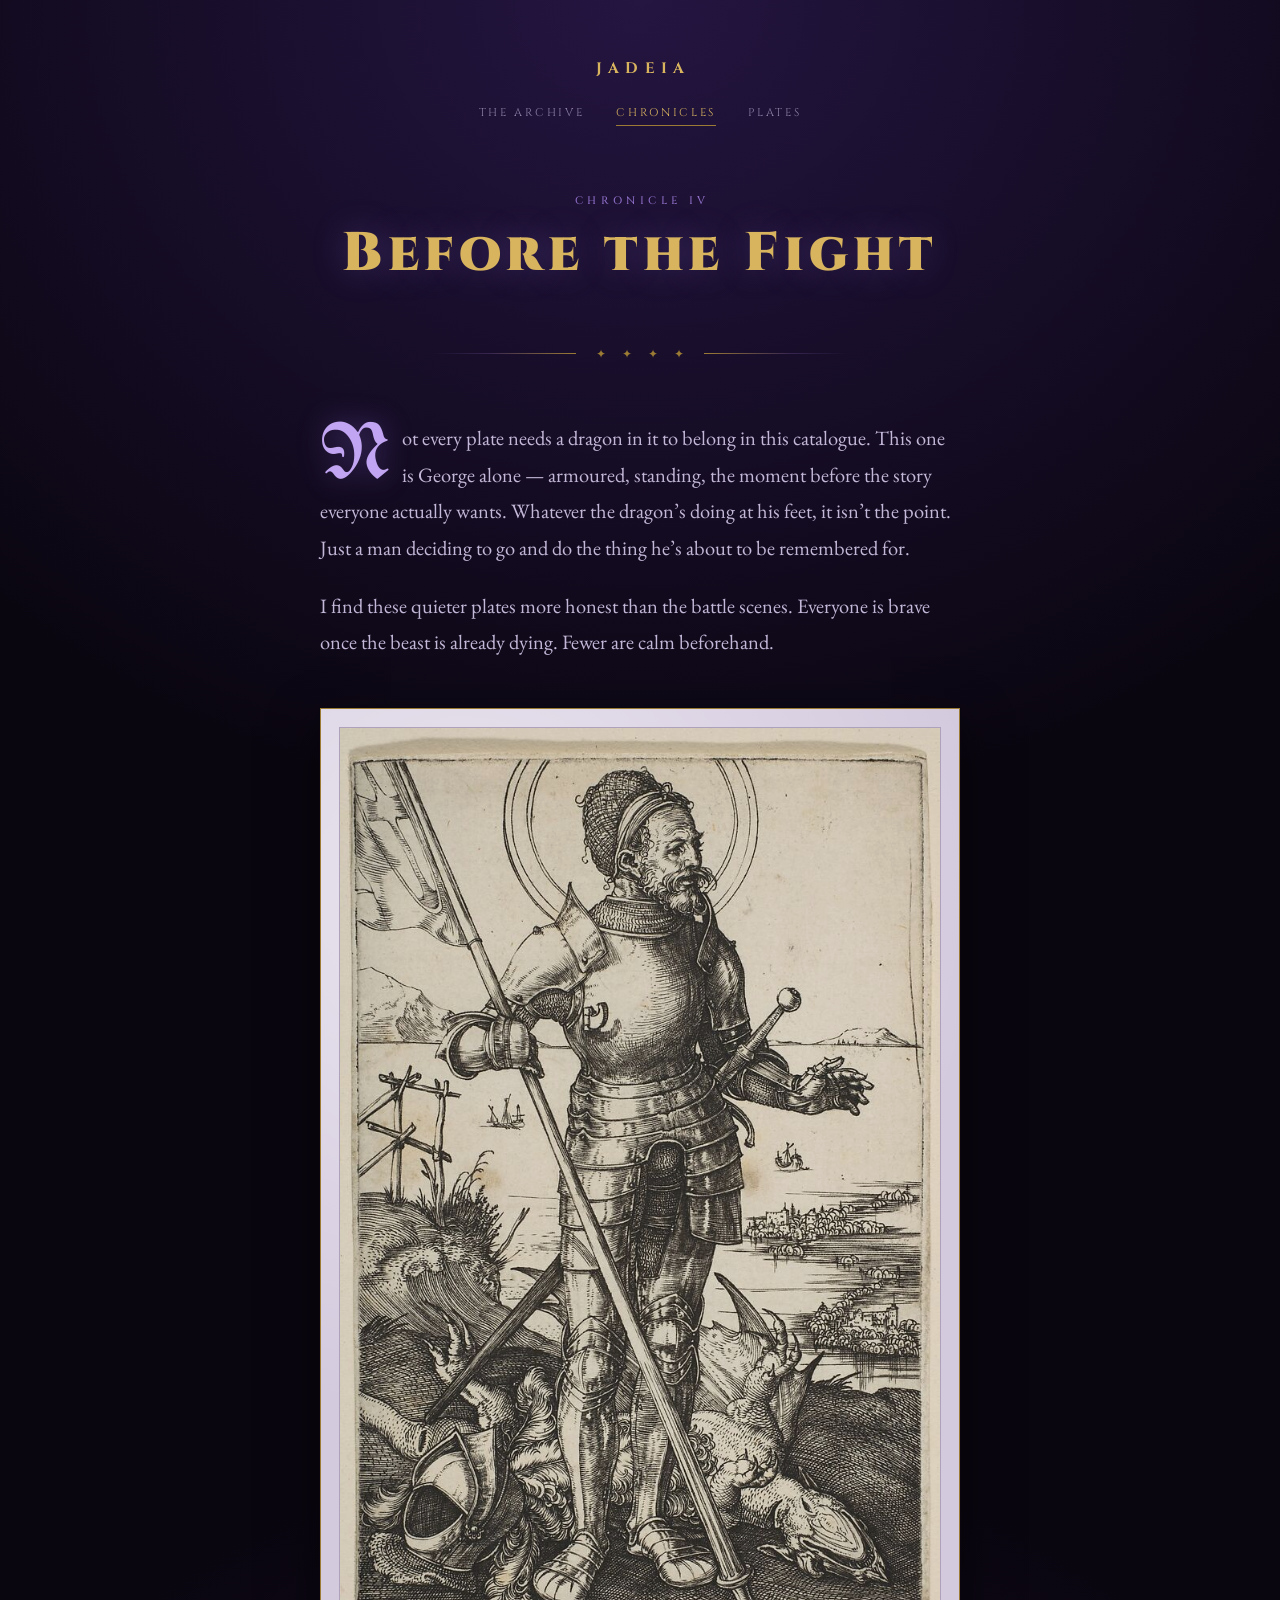
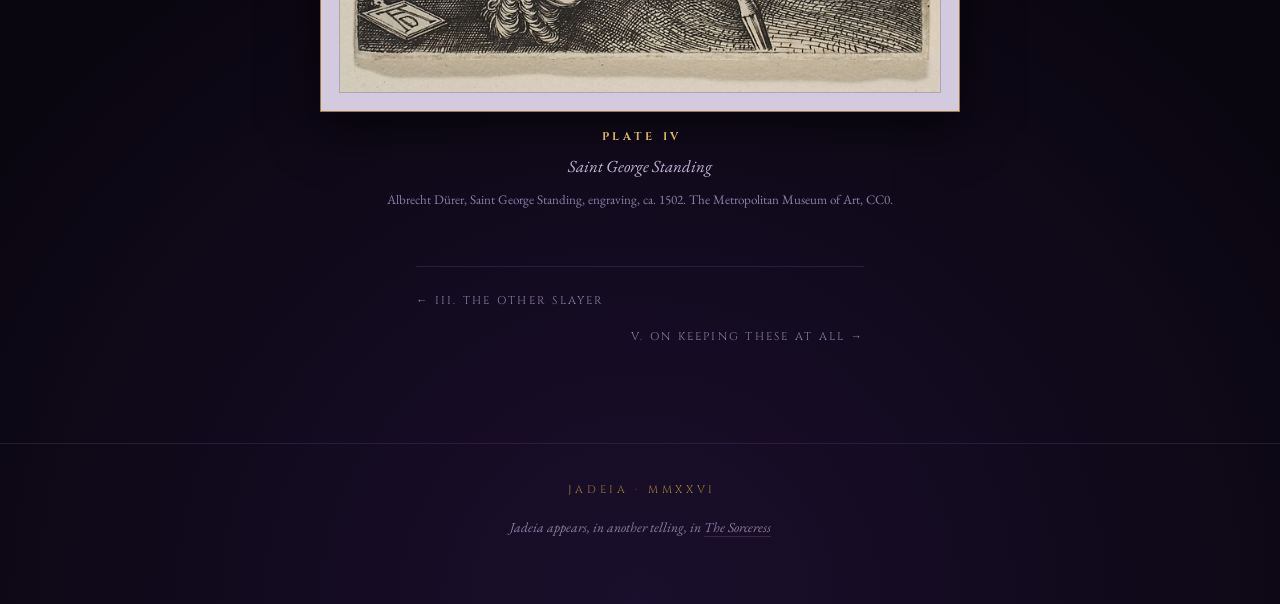
<file: chronicles/iv-before-the-fight.html>
<!DOCTYPE html>
<html lang="en">
<head>
<meta charset="UTF-8">
<meta name="viewport" content="width=device-width, initial-scale=1.0">
<title>IV. Before the Fight &middot; Jadeia</title>
<meta name="description" content="George alone, armoured and standing. Everyone is brave once the beast is already dying.">
<link rel="canonical" href="https://jadeia.org/chronicles/iv-before-the-fight.html">
<meta property="og:type" content="article">
<meta property="og:title" content="IV. Before the Fight">
<meta property="og:description" content="Everyone is brave once the beast is already dying. Fewer are calm beforehand.">
<meta property="og:url" content="https://jadeia.org/chronicles/iv-before-the-fight.html">
<script async src="https://www.googletagmanager.com/gtag/js?id=G-61T0721KTX"></script>
<script>
  window.dataLayer = window.dataLayer || [];
  function gtag(){dataLayer.push(arguments);}
  gtag('js', new Date());
  gtag('config', 'G-61T0721KTX');
</script>
<link rel="preconnect" href="https://fonts.googleapis.com">
<link rel="preconnect" href="https://fonts.gstatic.com" crossorigin>
<link href="https://fonts.googleapis.com/css2?family=Cinzel:wght@500;700;900&family=EB+Garamond:ital,wght@0,400;0,500;1,400&family=UnifrakturMaguntia&display=swap" rel="stylesheet">
<link rel="stylesheet" href="/assets/css/site.css">
<link rel="icon" href="/assets/img/sigil.svg" type="image/svg+xml">
</head>
<body>

<header class="masthead">
  <div class="shell">
    <a class="masthead__mark" href="/">Jadeia</a>
    <nav aria-label="Primary">
      <ul class="nav">
        <li><a href="/">The Archive</a></li>
        <li><a href="/chronicles/" aria-current="page">Chronicles</a></li>
        <li><a href="/plates/">Plates</a></li>
      </ul>
    </nav>
  </div>
</header>

<main>
  <div class="shell">
    <article class="article">

      <div class="article__head">
        <p class="eyebrow">Chronicle IV</p>
        <h1>Before the Fight</h1>
      </div>

      <div class="ornament" aria-hidden="true">&#10022; &#10022; &#10022; &#10022;</div>

      <div class="article__body">
        <p class="dropcap">Not every plate needs a dragon in it to belong in this catalogue. This one is George alone &mdash; armoured, standing, the moment before the story everyone actually wants. Whatever the dragon&rsquo;s doing at his feet, it isn&rsquo;t the point. Just a man deciding to go and do the thing he&rsquo;s about to be remembered for.</p>

        <p>I find these quieter plates more honest than the battle scenes. Everyone is brave once the beast is already dying. Fewer are calm beforehand.</p>

        <figure class="plate">
          <div class="plate__mount">
            <img src="/assets/img/plates/plate-iv-durer-saint-george-standing.jpg"
                 alt="A knight in full plate armour standing with a furled banner, a dead dragon sprawled at his feet and a harbour landscape behind."
                 loading="lazy" decoding="async"
                 onerror="this.parentElement.classList.add('is-unmounted')">
          </div>
          <figcaption>
            <span class="plate__number">Plate IV</span>
            <span class="plate__title">Saint George Standing</span>
            <span class="plate__credit">Albrecht D&uuml;rer, Saint George Standing, engraving, ca. 1502. <a href="https://www.metmuseum.org/art/collection/search/391133" rel="noopener">The Metropolitan Museum of Art</a>, CC0.</span>
          </figcaption>
        </figure>
      </div>

      <nav class="pagination measure" aria-label="Chronicles">
        <a href="/chronicles/iii-the-other-slayer.html">&larr; III. The Other Slayer</a>
        <a href="/chronicles/v-on-keeping-these-at-all.html">V. On Keeping These at All &rarr;</a>
      </nav>

    </article>
  </div>
</main>

<footer class="colophon">
  <div class="shell">
    <p class="colophon__date">Jadeia &middot; MMXXVI</p>
    <p class="colophon__aside">Jadeia appears, in another telling, in <a href="https://ajguerin.com" rel="noopener">The Sorceress</a></p>
  </div>
</footer>

</body>
</html>
</file>
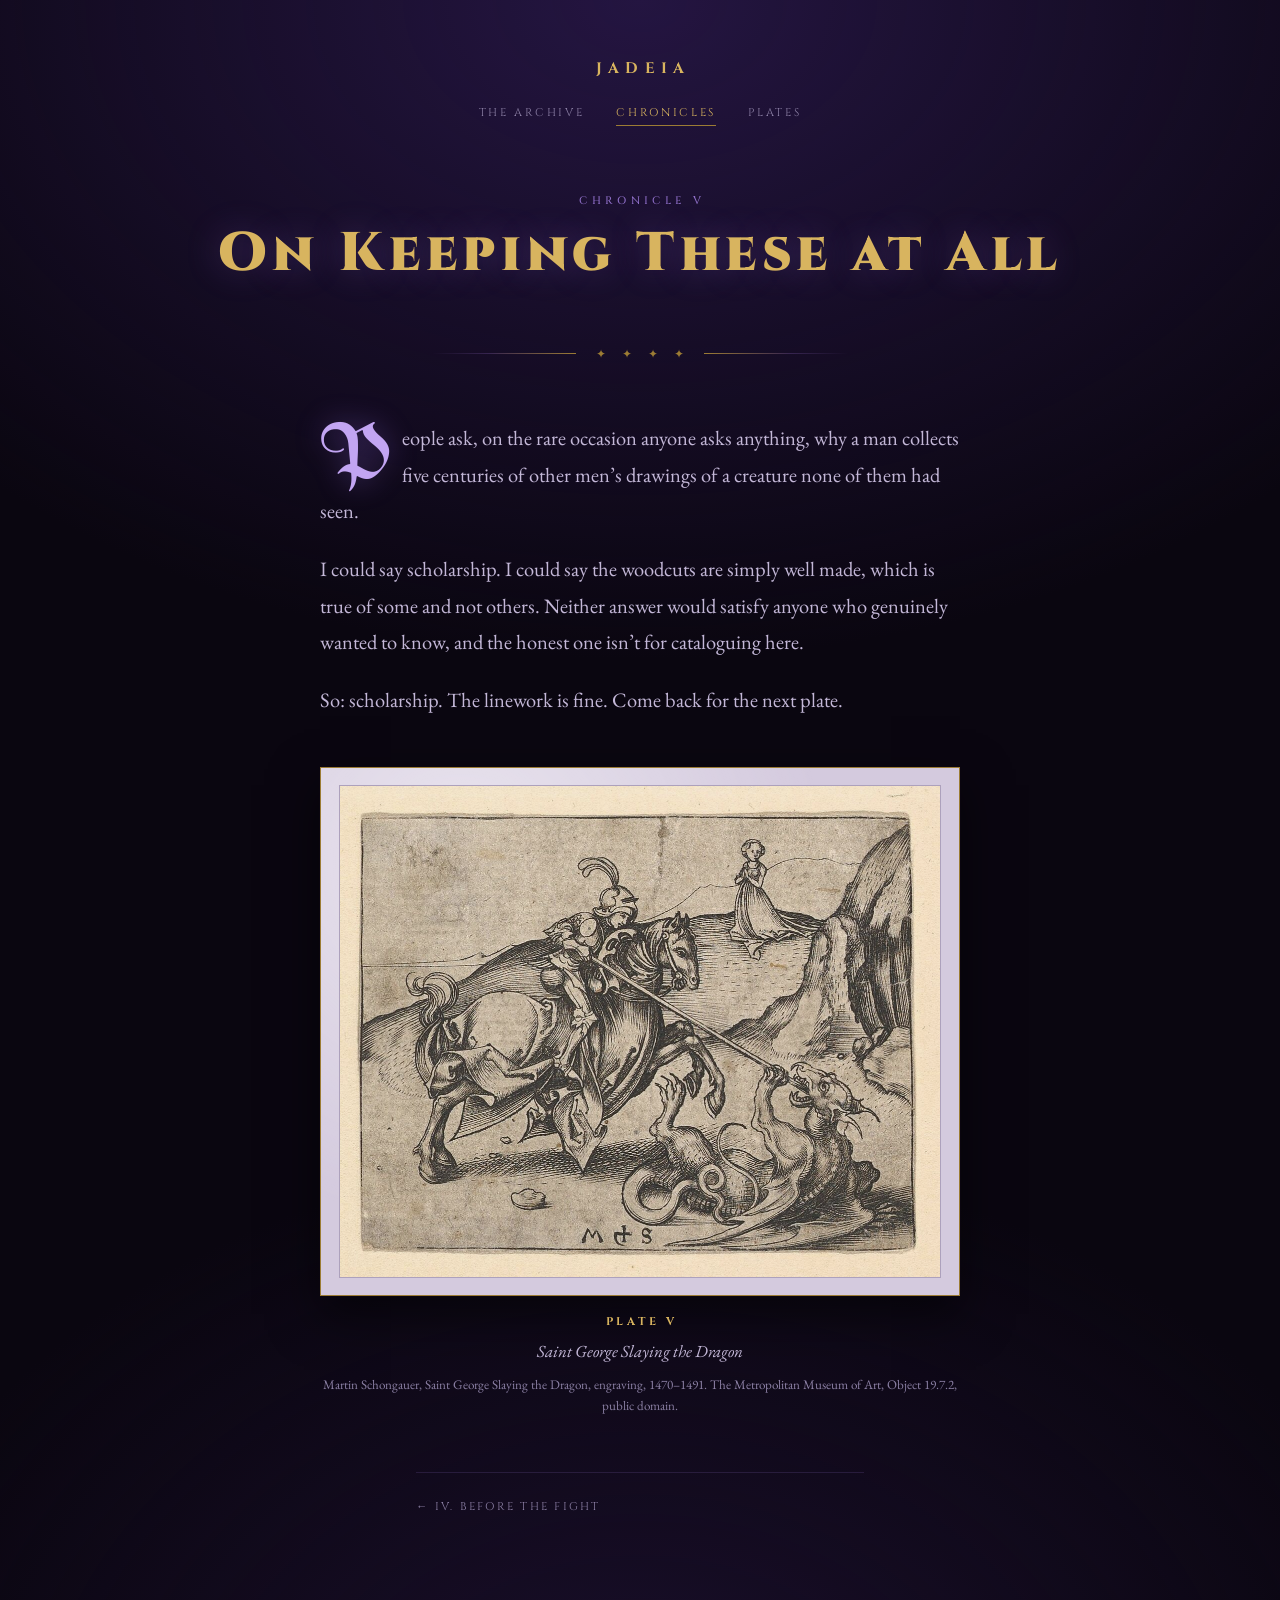
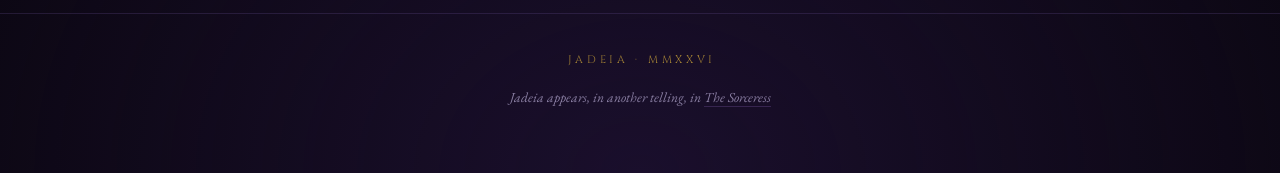
<file: chronicles/v-on-keeping-these-at-all.html>
<!DOCTYPE html>
<html lang="en">
<head>
<meta charset="UTF-8">
<meta name="viewport" content="width=device-width, initial-scale=1.0">
<title>V. On Keeping These at All &middot; Jadeia</title>
<meta name="description" content="Why a man collects five centuries of other men&rsquo;s drawings of a creature none of them had seen.">
<link rel="canonical" href="https://jadeia.org/chronicles/v-on-keeping-these-at-all.html">
<meta property="og:type" content="article">
<meta property="og:title" content="V. On Keeping These at All">
<meta property="og:description" content="So: scholarship. The linework is fine. Come back for the next plate.">
<meta property="og:url" content="https://jadeia.org/chronicles/v-on-keeping-these-at-all.html">
<script async src="https://www.googletagmanager.com/gtag/js?id=G-61T0721KTX"></script>
<script>
  window.dataLayer = window.dataLayer || [];
  function gtag(){dataLayer.push(arguments);}
  gtag('js', new Date());
  gtag('config', 'G-61T0721KTX');
</script>
<link rel="preconnect" href="https://fonts.googleapis.com">
<link rel="preconnect" href="https://fonts.gstatic.com" crossorigin>
<link href="https://fonts.googleapis.com/css2?family=Cinzel:wght@500;700;900&family=EB+Garamond:ital,wght@0,400;0,500;1,400&family=UnifrakturMaguntia&display=swap" rel="stylesheet">
<link rel="stylesheet" href="/assets/css/site.css">
<link rel="icon" href="/assets/img/sigil.svg" type="image/svg+xml">
</head>
<body>

<header class="masthead">
  <div class="shell">
    <a class="masthead__mark" href="/">Jadeia</a>
    <nav aria-label="Primary">
      <ul class="nav">
        <li><a href="/">The Archive</a></li>
        <li><a href="/chronicles/" aria-current="page">Chronicles</a></li>
        <li><a href="/plates/">Plates</a></li>
      </ul>
    </nav>
  </div>
</header>

<main>
  <div class="shell">
    <article class="article">

      <div class="article__head">
        <p class="eyebrow">Chronicle V</p>
        <h1>On Keeping These at All</h1>
      </div>

      <div class="ornament" aria-hidden="true">&#10022; &#10022; &#10022; &#10022;</div>

      <div class="article__body">
        <p class="dropcap">People ask, on the rare occasion anyone asks anything, why a man collects five centuries of other men&rsquo;s drawings of a creature none of them had seen.</p>

        <p>I could say scholarship. I could say the woodcuts are simply well made, which is true of some and not others. Neither answer would satisfy anyone who genuinely wanted to know, and the honest one isn&rsquo;t for cataloguing here.</p>

        <p>So: scholarship. The linework is fine. Come back for the next plate.</p>

        <figure class="plate">
          <div class="plate__mount">
            <img src="/assets/img/plates/plate-v-schongauer-saint-george-slaying-the-dragon.jpg"
                 alt="A mounted knight charging, driving his lance into the jaws of a dragon; a woman waits on the hillside behind."
                 loading="lazy" decoding="async"
                 onerror="this.parentElement.classList.add('is-unmounted')">
          </div>
          <figcaption>
            <span class="plate__number">Plate V</span>
            <span class="plate__title">Saint George Slaying the Dragon</span>
            <span class="plate__credit">Martin Schongauer, Saint George Slaying the Dragon, engraving, 1470&ndash;1491. <a href="https://www.metmuseum.org/art/collection/search/367016" rel="noopener">The Metropolitan Museum of Art</a>, Object 19.7.2, public domain.</span>
          </figcaption>
        </figure>
      </div>

      <nav class="pagination measure" aria-label="Chronicles">
        <a href="/chronicles/iv-before-the-fight.html">&larr; IV. Before the Fight</a>
        <span class="pagination__spacer"></span>
      </nav>

    </article>
  </div>
</main>

<footer class="colophon">
  <div class="shell">
    <p class="colophon__date">Jadeia &middot; MMXXVI</p>
    <p class="colophon__aside">Jadeia appears, in another telling, in <a href="https://ajguerin.com" rel="noopener">The Sorceress</a></p>
  </div>
</footer>

</body>
</html>
</file>
<file: assets/css/site.css>
/* ==========================================================================
   jadeia.org — a chronicle kept in violet
   One stylesheet, no build step. Edit here and it applies everywhere.
   ========================================================================== */

:root {
  /* Ground: near-black violet, deepening toward the edges of the page */
  --void:          #0a0610;
  --void-2:        #120b1e;
  --panel:         #170e26;
  --panel-2:       #1e1331;

  /* Rules, borders, quiet structure */
  --rule:          #372550;
  --rule-soft:     rgba(120, 90, 170, 0.22);

  /* Text: muted violet-grey body, brighter violet for emphasis */
  --text:          #c4b8d8;
  --text-dim:      #8d81a6;
  --text-faint:    #8a7fa3;
  --violet:        #c2a5f2;
  --violet-deep:   #8f6fc8;

  /* Gold: headers, ornaments, trim */
  --gold:          #d8b45f;
  --gold-dim:      #9c7c34;

  /* The mat a print is mounted on */
  --mat:           #d4cade;
  --mat-edge:      #b3a6c4;

  /* Type. Swap --font-body in one place to change every page;
     --body-size is paired with it, since face and size go together. */
  --font-display:  'Cinzel', 'Trajan Pro', Georgia, serif;
  --font-body:     'EB Garamond', Garamond, Georgia, 'Times New Roman', serif;
  --font-initial:  'UnifrakturMaguntia', Georgia, serif;
  --body-size:     clamp(1.12rem, 1.02rem + 0.4vw, 1.28rem);

  --measure:       64ch;
  --gutter:        clamp(1.15rem, 5vw, 3rem);
}

*, *::before, *::after { box-sizing: border-box; }

html {
  background: var(--void);
  -webkit-text-size-adjust: 100%;
}

body {
  margin: 0;
  min-height: 100vh;
  background:
    radial-gradient(ellipse 120% 60% at 50% 0%, #241541 0%, transparent 62%),
    radial-gradient(ellipse 90% 50% at 50% 100%, #1a0f2c 0%, transparent 70%),
    var(--void);
  color: var(--text);
  font-family: var(--font-body);
  /* EB Garamond was cut for dark ink on light paper; reversed out of a dark
     ground it wants more size and leading than it would need in print. */
  font-size: var(--body-size);
  line-height: 1.78;
  text-rendering: optimizeLegibility;
}

/* --- Skeleton ----------------------------------------------------------- */

.shell {
  width: 100%;
  max-width: 60rem;
  margin: 0 auto;
  padding: 0 var(--gutter);
}

main { display: block; }

.measure { max-width: var(--measure); margin-inline: auto; }

/* --- Masthead ----------------------------------------------------------- */

.masthead {
  padding: clamp(1.75rem, 5vw, 3rem) 0 0;
  text-align: center;
}

.masthead__mark {
  display: inline-block;
  font-family: var(--font-display);
  font-weight: 700;
  font-size: 0.95rem;
  letter-spacing: 0.42em;
  text-indent: 0.42em;
  text-transform: uppercase;
  color: var(--gold);
  text-decoration: none;
  border: 0;
}

.masthead__mark:hover,
.masthead__mark:focus-visible { color: var(--violet); }

.nav {
  margin: 1.15rem 0 0;
  padding: 0;
  list-style: none;
  display: flex;
  flex-wrap: wrap;
  justify-content: center;
  gap: 0.5rem 2rem;
  font-family: var(--font-display);
  font-size: 0.7rem;
  letter-spacing: 0.24em;
  text-transform: uppercase;
}

.nav a {
  color: var(--text-dim);
  text-decoration: none;
  padding-bottom: 0.3rem;
  border-bottom: 1px solid transparent;
}

.nav a:hover,
.nav a:focus-visible { color: var(--violet); border-bottom-color: var(--gold-dim); }

.nav [aria-current="page"] { color: var(--gold); border-bottom-color: var(--gold-dim); }

/* --- Ornament ----------------------------------------------------------- */

.ornament {
  display: flex;
  align-items: center;
  justify-content: center;
  gap: 0.85rem;
  margin: clamp(2.25rem, 6vw, 3.5rem) auto;
  max-width: 26rem;
  color: var(--gold-dim);
  font-size: 0.72rem;
  letter-spacing: 0.6em;
  text-indent: 0.6em;
  border: 0;
}

.ornament::before,
.ornament::after {
  content: "";
  flex: 1;
  height: 1px;
  background: linear-gradient(90deg, transparent, var(--rule) 40%, var(--gold-dim));
}

.ornament::after { background: linear-gradient(90deg, var(--gold-dim), var(--rule) 60%, transparent); }

.ornament--bare { max-width: none; }
.ornament--bare::before,
.ornament--bare::after { display: none; }

/* --- Headings ----------------------------------------------------------- */

h1, h2, h3 {
  font-family: var(--font-display);
  font-weight: 700;
  line-height: 1.22;
  color: var(--gold);
  margin: 0 0 0.75rem;
}

h1 {
  font-weight: 900;
  font-size: clamp(2.1rem, 1.4rem + 3.4vw, 3.4rem);
  letter-spacing: 0.1em;
  text-shadow: 0 0 34px rgba(160, 120, 240, 0.28);
}

h2 {
  font-size: clamp(1.35rem, 1.1rem + 1.1vw, 1.85rem);
  letter-spacing: 0.06em;
  color: var(--violet);
}

h3 {
  font-size: 1.05rem;
  letter-spacing: 0.16em;
  text-transform: uppercase;
  color: var(--gold);
}

.eyebrow {
  margin: 0 0 0.7rem;
  font-family: var(--font-display);
  font-size: 0.68rem;
  font-weight: 500;
  letter-spacing: 0.4em;
  text-indent: 0.4em;
  text-transform: uppercase;
  color: var(--violet-deep);
}

/* --- Prose -------------------------------------------------------------- */

p { margin: 0 0 1.35rem; }

a {
  color: var(--violet);
  text-decoration: none;
  border-bottom: 1px solid var(--rule);
}

a:hover,
a:focus-visible { color: var(--gold); border-bottom-color: var(--gold-dim); }

:focus-visible { outline: 2px solid var(--violet); outline-offset: 3px; }

em { font-style: italic; }

.lede {
  font-size: 1.16em;
  line-height: 1.7;
  color: #d3c9e4;
}

.dropcap::first-letter {
  float: left;
  font-family: var(--font-initial);
  font-size: 3.9em;
  line-height: 0.76;
  padding: 0.08em 0.14em 0 0;
  color: var(--violet);
  text-shadow: 0 0 28px rgba(150, 110, 230, 0.4);
}

.page-head {
  padding: clamp(2.5rem, 7vw, 4.25rem) 0 0;
  text-align: center;
}

.page-head p { color: var(--text-dim); }

/* --- Plates ------------------------------------------------------------- */

.plate {
  margin: clamp(2rem, 5vw, 3rem) 0;
}

.plate__mount {
  padding: clamp(0.65rem, 2vw, 1.1rem);
  background:
    radial-gradient(circle at 22% 18%, rgba(255, 255, 255, 0.5), transparent 55%),
    var(--mat);
  border: 1px solid var(--gold-dim);
  box-shadow:
    0 0 0 1px rgba(10, 6, 16, 0.9),
    0 18px 46px rgba(0, 0, 0, 0.55);
}

.plate__mount img {
  display: block;
  width: 100%;
  height: auto;
  border: 1px solid var(--mat-edge);
  filter: saturate(0.92) brightness(0.97);
  background: var(--mat);
}

/* Shown only if a plate file is not yet mounted in assets/img/plates/. */
.plate__mount.is-unmounted {
  display: grid;
  place-items: center;
  min-height: 14rem;
  background: linear-gradient(160deg, var(--panel-2), var(--panel));
  border-style: dashed;
}

.plate__mount.is-unmounted img { display: none; }

.plate__mount.is-unmounted::after {
  content: "\2726";
  color: var(--gold-dim);
  font-size: 1.6rem;
}

.plate figcaption {
  margin-top: 0.95rem;
  text-align: center;
}

.plate__number {
  display: block;
  font-family: var(--font-display);
  font-size: 0.7rem;
  font-weight: 700;
  letter-spacing: 0.34em;
  text-indent: 0.34em;
  text-transform: uppercase;
  color: var(--gold);
}

.plate__title {
  display: block;
  margin-top: 0.3rem;
  font-style: italic;
  font-size: 1.06rem;
  color: var(--text);
}

.plate__credit {
  display: block;
  margin-top: 0.45rem;
  font-size: 0.82rem;
  line-height: 1.6;
  color: var(--text-faint);
}

.plate__credit a { color: var(--text-dim); border-bottom-color: transparent; }
.plate__credit a:hover,
.plate__credit a:focus-visible { color: var(--violet); border-bottom-color: var(--rule); }

/* --- Gallery ------------------------------------------------------------ */

.gallery {
  display: grid;
  grid-template-columns: repeat(auto-fit, minmax(17rem, 1fr));
  gap: clamp(1.75rem, 4vw, 2.75rem);
  margin: clamp(2rem, 5vw, 3rem) 0;
}

.gallery .plate { margin: 0; }

/* --- Chronicle index ---------------------------------------------------- */

.entries {
  list-style: none;
  margin: clamp(2rem, 5vw, 3rem) 0 0;
  padding: 0;
}

.entries li + li {
  margin-top: 2rem;
  padding-top: 2rem;
  border-top: 1px solid var(--rule-soft);
}

.entry__link {
  display: block;
  border: 0;
  color: inherit;
}

.entry__num {
  display: block;
  font-family: var(--font-display);
  font-size: 0.68rem;
  letter-spacing: 0.34em;
  text-indent: 0.34em;
  text-transform: uppercase;
  color: var(--gold-dim);
}

.entry__title {
  margin: 0.4rem 0 0.55rem;
  font-family: var(--font-display);
  font-size: clamp(1.25rem, 1.05rem + 0.8vw, 1.6rem);
  font-weight: 700;
  letter-spacing: 0.04em;
  color: var(--violet);
}

.entry__link:hover .entry__title,
.entry__link:focus-visible .entry__title { color: var(--gold); }

.entry__standfirst {
  margin: 0;
  color: var(--text-dim);
  font-size: 0.98em;
}

.entry__plate {
  display: block;
  margin-top: 0.55rem;
  font-size: 0.8rem;
  color: var(--text-faint);
}

/* --- Article ------------------------------------------------------------ */

.article {
  padding-top: clamp(2.5rem, 7vw, 4.25rem);
}

.article__head { text-align: center; margin-bottom: clamp(2rem, 5vw, 3rem); }
.article__body { margin: 0 auto; max-width: var(--measure); }
.article__body p:last-of-type { margin-bottom: 0; }

.pagination {
  display: flex;
  flex-wrap: wrap;
  justify-content: space-between;
  gap: 1rem 2rem;
  margin-top: clamp(2.5rem, 6vw, 3.5rem);
  padding-top: 1.5rem;
  border-top: 1px solid var(--rule-soft);
  font-family: var(--font-display);
  font-size: 0.7rem;
  letter-spacing: 0.2em;
  text-transform: uppercase;
}

.pagination a { border-bottom: 0; color: var(--text-dim); }
.pagination a:last-child { margin-left: auto; text-align: right; }
.pagination a:hover,
.pagination a:focus-visible { color: var(--gold); }
.pagination__spacer { flex: 1; }

/* --- Colophon ----------------------------------------------------------- */

.colophon {
  margin-top: clamp(3.5rem, 9vw, 6rem);
  padding: 2.25rem 0 clamp(2.5rem, 6vw, 4rem);
  border-top: 1px solid var(--rule-soft);
  text-align: center;
}

.colophon__date {
  margin: 0;
  font-family: var(--font-display);
  font-size: 0.68rem;
  letter-spacing: 0.34em;
  text-indent: 0.34em;
  text-transform: uppercase;
  color: var(--gold-dim);
}

.colophon__aside {
  margin: 1rem 0 0;
  font-size: 0.86rem;
  font-style: italic;
  color: var(--text-faint);
}

.colophon__aside a { color: var(--text-dim); border-bottom-color: var(--rule); }
.colophon__aside a:hover,
.colophon__aside a:focus-visible { color: var(--violet); }

/* --- Odds --------------------------------------------------------------- */

.visually-hidden {
  position: absolute;
  width: 1px; height: 1px;
  margin: -1px; padding: 0;
  overflow: hidden;
  clip: rect(0 0 0 0);
  white-space: nowrap;
  border: 0;
}

@media (max-width: 30rem) {
  .nav { gap: 0.45rem 1.25rem; }
  .dropcap::first-letter { font-size: 3.2em; }
}

@media print {
  body { background: #fff; color: #000; }
  .nav, .pagination { display: none; }
}
</file>
